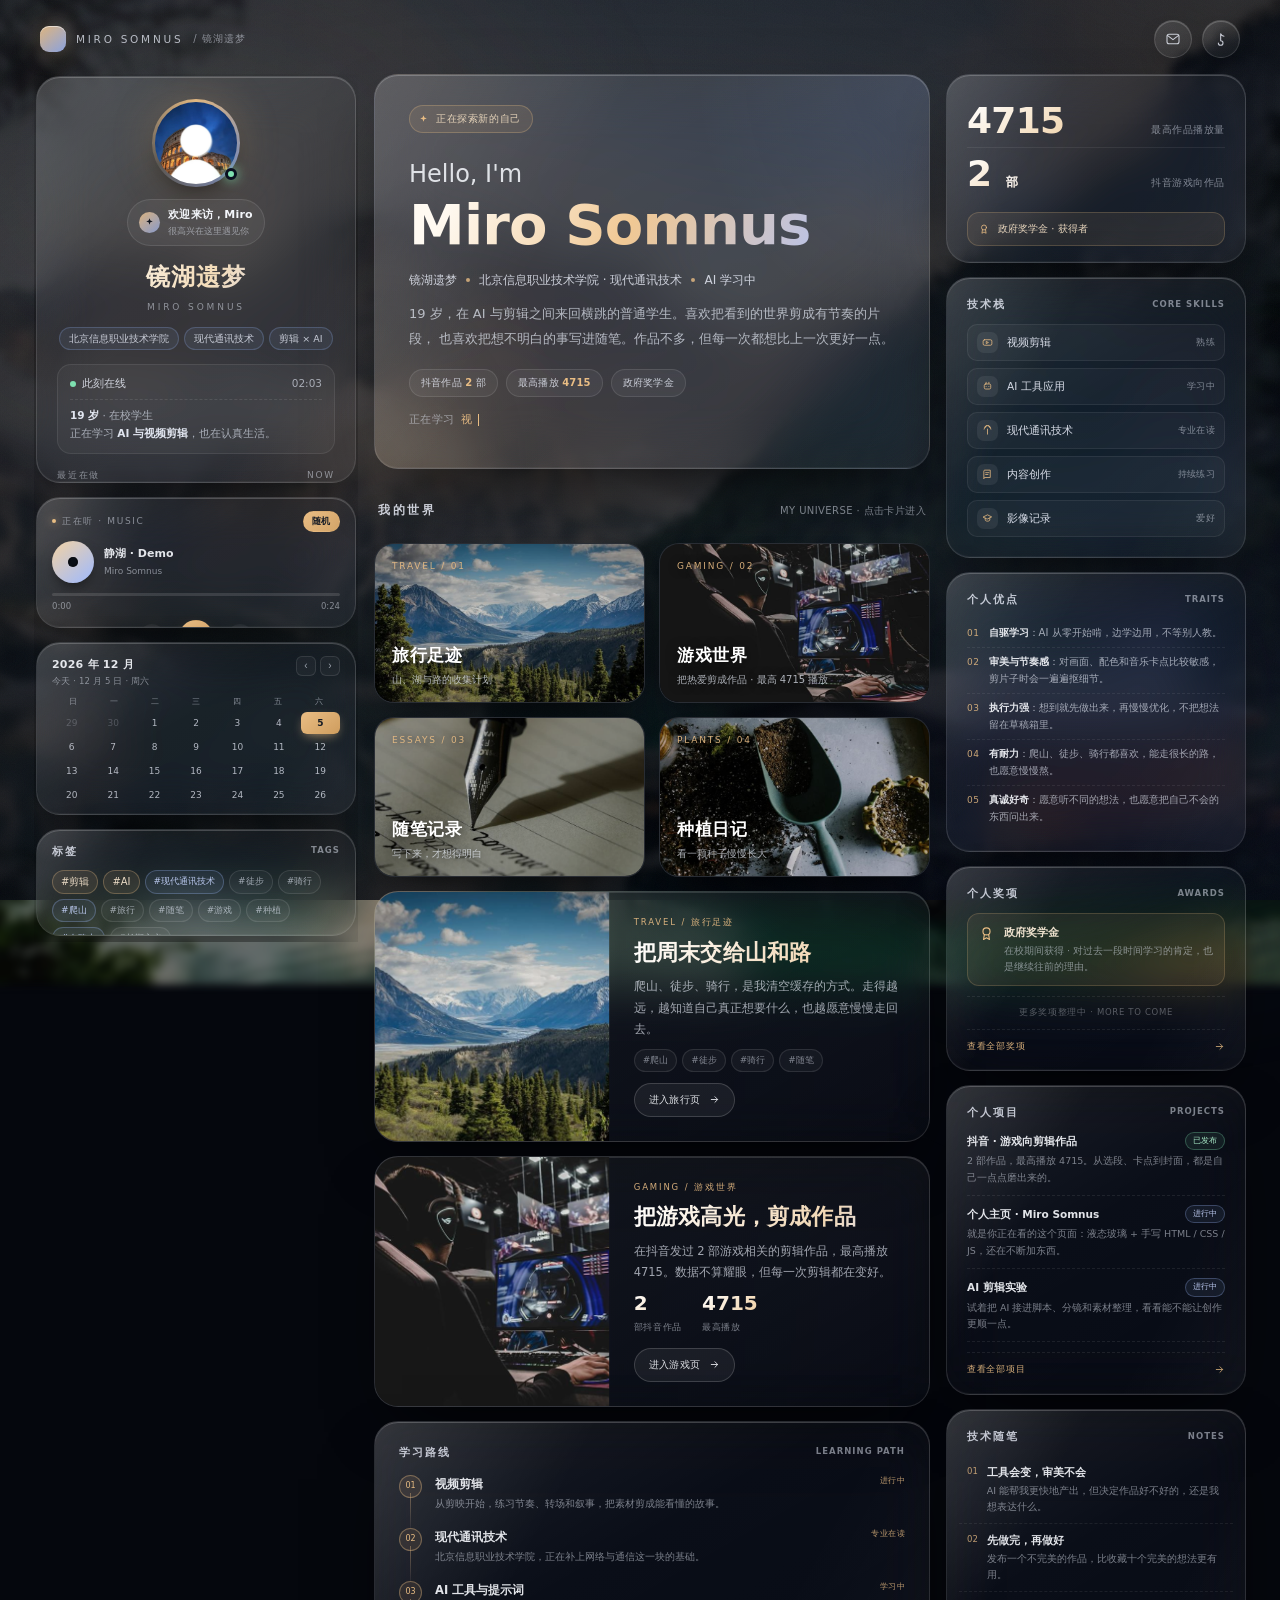
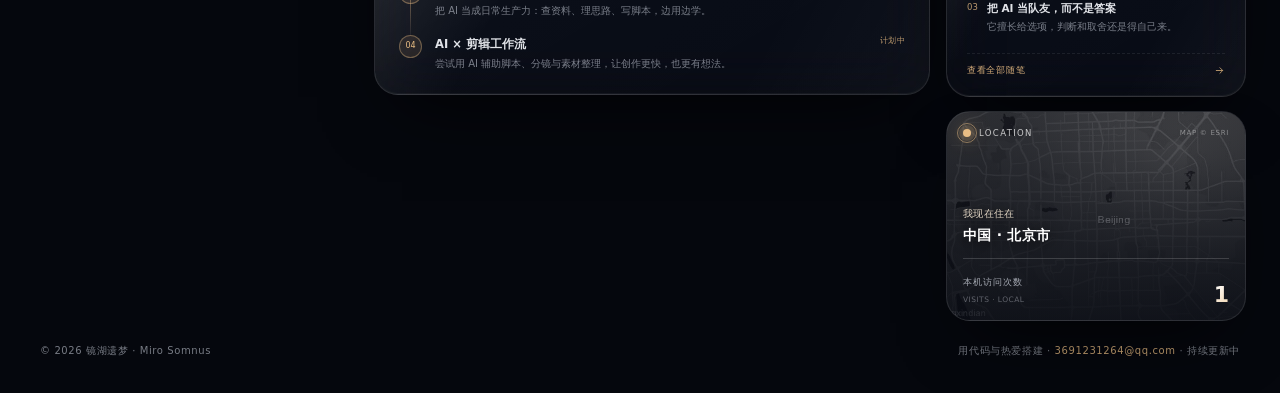
<file: index.html>
<!DOCTYPE html>
<html lang="zh-CN">
<head>
<meta charset="UTF-8" />
<meta name="viewport" content="width=device-width, initial-scale=1.0, viewport-fit=cover" />
<title>镜湖遗梦 · Miro Somnus</title>
<meta name="description" content="镜湖遗梦（Miro Somnus）的个人主页：现代通讯技术专业在读，喜欢剪辑、AI、旅行与记录。" />
<meta name="theme-color" content="#05070d" />
<link rel="icon" href="assets/avatar.jpg" />

<!--
  ============================================================
   镜湖遗梦 · Miro Somnus  个人主页
  ------------------------------------------------------------
   文件结构（想换图 / 换歌，直接替换同名文件即可）：
     index.html              本页面（HTML + CSS + JS 全在这一个文件里）
     awards.html             个人奖项页（点首页「查看全部奖项」进入）
     projects.html           个人项目页（点首页「查看全部项目」进入）
     notes.html              技术随笔页（点首页随笔条目 / 「查看全部随笔」进入）
     assets/avatar.jpg       头像
     assets/bg.jpg           全屏背景（自然风光）
     assets/map.jpg          位置卡片里的地图（北京）
     assets/travel.jpg       旅行板块配图
     assets/gaming.jpg       游戏板块配图
     assets/essay.jpg        随笔板块配图
     assets/plant.jpg        种植板块配图
     assets/music/demo.wav   音乐播放器的示例音轨（可删）
     assets/subpage.css      三个子页面共用的样式

   想改内容，按「★」注释找就行：
     ★1 基本信息（名字 / 学校 / 简介 / 邮箱）
     ★2 数据卡（播放量 / 作品数 / 奖学金）
     ★3 技术栈 & 个人优点
     ★4 四个板块卡片（旅行 / 游戏 / 随笔 / 种植）
     ★5 配色与玻璃质感（CSS 变量）
     ★6 音乐播放器（曲库 / 随机播放）
     ★7 日历 & 标签
     ★8 个人奖项 / 项目 / 随笔 / 访问统计 / 位置
     ★9 动态交互（JS，按功能分块注释）
     ★10 移动端适配（CSS 媒体查询）
  ============================================================
-->

<style>
/* ============================================================
   ★5 配色 & 玻璃质感：想整体换风格，改这里的变量就行
   ============================================================ */
:root {
  --ink:          #05070d;                    /* 页面底色（深墨蓝） */
  --text:         #f4f6fb;                    /* 主文字 */
  --muted:        rgba(233, 239, 252, .62);   /* 次级文字 */
  --muted-2:      rgba(233, 239, 252, .5);    /* 更弱的文字 */
  --accent:       #e9bd84;                    /* 主强调色：暖金（取自头像里的斗兽场灯光） */
  --accent-2:     #9db9ff;                    /* 次强调色：冷蓝（取自头像里的天空） */
  --stroke:       rgba(255, 255, 255, .13);   /* 玻璃边框 */
  --glass-top:    rgba(255, 255, 255, .10);   /* 玻璃高光面 */
  --glass-bottom: rgba(255, 255, 255, .03);   /* 玻璃底部 */
  --radius:       24px;                       /* 卡片圆角 */
  --shadow:       0 30px 70px -28px rgba(0, 0, 0, .85);
}

* { box-sizing: border-box; }

html, body { height: 100%; }

body {
  margin: 0;
  min-height: 100%;
  background: var(--ink);
  color: var(--text);
  font-family: "PingFang SC", "Microsoft YaHei", "Hiragino Sans GB", "Segoe UI", system-ui, -apple-system, sans-serif;
  font-size: 14px;
  line-height: 1.6;
  overflow-x: hidden;
  -webkit-font-smoothing: antialiased;
}

/* ---------- 背景：自然风光 + 压暗，保证不抢 UI 的戏 ---------- */
.bg {
  position: fixed;
  inset: -6%;
  z-index: -3;
  background: url("assets/bg.jpg") center 58% / cover no-repeat;
  /* 想换成自己的照片：替换 assets/bg.jpg 即可。
     brightness 越小背景越暗（0.45~0.65 之间比较耐看），blur 越大越朦胧。 */
  filter: blur(4px) brightness(.62) saturate(.95);
  transform: scale(1.06) translate3d(calc(var(--px, 0) * 16px), calc(var(--py, 0) * 16px), 0);
  transition: transform .6s cubic-bezier(.2, .8, .3, 1);
  will-change: transform;
}

/* 压暗 + 中间提亮的渐变面纱，让文字始终读得清 */
.bg-veil {
  position: fixed;
  inset: 0;
  z-index: -2;
  pointer-events: none;
  background:
    radial-gradient(120% 90% at 50% 0%, rgba(10, 16, 30, .12), transparent 62%),
    radial-gradient(90% 70% at 50% 52%, rgba(5, 8, 16, .16), rgba(5, 8, 16, .64) 100%),
    linear-gradient(180deg, rgba(4, 7, 14, .28), rgba(4, 7, 14, .56));
}

/* 缓慢游走的极光色块，给玻璃增加一点“液态”的层次 */
.aurora {
  position: fixed;
  inset: -20%;
  z-index: -2;
  pointer-events: none;
  opacity: .55;
  background:
    radial-gradient(38% 42% at 26% 28%, rgba(233, 189, 132, .16), transparent 70%),
    radial-gradient(42% 46% at 78% 68%, rgba(120, 152, 255, .16), transparent 70%);
  filter: blur(30px);
  animation: drift 24s ease-in-out infinite alternate;
}
@keyframes drift {
  from { transform: translate3d(-2%, -1%, 0) scale(1); }
  to   { transform: translate3d(2%, 3%, 0) scale(1.08); }
}

/* 细颗粒噪点：让整体有一点胶片质感，顺便消除渐变色带 */
.grain {
  position: fixed;
  inset: 0;
  z-index: -1;
  pointer-events: none;
  opacity: .05;
  background-image: url("data:image/svg+xml,%3Csvg xmlns='http://www.w3.org/2000/svg' width='140' height='140'%3E%3Cfilter id='n'%3E%3CfeTurbulence type='fractalNoise' baseFrequency='.9' numOctaves='3'/%3E%3C/filter%3E%3Crect width='140' height='140' filter='url(%23n)' opacity='.6'/%3E%3C/svg%3E");
}

/* 跟随鼠标的柔光 */
.cursor-glow {
  position: fixed;
  left: 0;
  top: 0;
  width: 560px;
  height: 560px;
  margin: -280px 0 0 -280px;
  border-radius: 50%;
  pointer-events: none;
  z-index: -1;
  opacity: 0;
  background: radial-gradient(circle, rgba(233, 189, 132, .18), rgba(157, 185, 255, .07) 42%, transparent 68%);
  filter: blur(10px);
  transition: opacity .6s ease;
  will-change: transform;
}

/* ============================================================
   页面骨架
   ============================================================ */
.page {
  width: 100%;
  max-width: 1360px;
  margin: 0 auto;
  padding: 20px clamp(16px, 3vw, 34px) 34px;
}

.topbar {
  display: flex;
  align-items: center;
  justify-content: space-between;
  gap: 16px;
  margin-bottom: 16px;
  padding: 0 6px;
}
.brand {
  display: flex;
  align-items: center;
  gap: 10px;
  font-size: 10.5px;
  letter-spacing: .26em;
  text-transform: uppercase;
  color: rgba(240, 244, 255, .72);
}
.brand-orb {
  width: 26px;
  height: 26px;
  flex: none;
  border-radius: 9px;
  background: linear-gradient(140deg, rgba(233, 189, 132, .95), rgba(157, 185, 255, .85));
  box-shadow: 0 0 24px rgba(233, 189, 132, .35), inset 0 1px 0 rgba(255, 255, 255, .55);
}
.brand small {
  font-size: 10px;
  letter-spacing: .1em;
  color: var(--muted-2);
  text-transform: none;
}
.top-actions { display: flex; gap: 10px; flex: none; }

.icon-btn {
  display: grid;
  place-items: center;
  width: 38px;
  height: 38px;
  border-radius: 50%;
  color: rgba(240, 244, 255, .8);
  background: linear-gradient(150deg, rgba(255, 255, 255, .12), rgba(255, 255, 255, .04));
  border: 1px solid var(--stroke);
  backdrop-filter: blur(18px) saturate(160%);
  -webkit-backdrop-filter: blur(18px) saturate(160%);
  box-shadow: inset 0 1px 0 rgba(255, 255, 255, .2), 0 10px 24px -12px rgba(0, 0, 0, .8);
  cursor: pointer;
  transition: transform .25s ease, border-color .25s ease, background .25s ease;
}
.icon-btn:hover {
  transform: translateY(-2px);
  border-color: rgba(233, 189, 132, .5);
  background: linear-gradient(150deg, rgba(233, 189, 132, .18), rgba(255, 255, 255, .05));
}
.icon-btn svg { width: 16px; height: 16px; }

/* ---------- 三栏：左栏固定，中/右栏跟随页面滚动 ---------- */
.layout {
  display: grid;
  grid-template-columns: 324px minmax(0, 1fr) 300px;
  gap: 16px;
  align-items: start;
}
.col {
  display: flex;
  flex-direction: column;
  gap: 14px;
  min-width: 0;
}

/* 左栏吸顶：页面往下滑时它不动，内部内容多的话可以在自己区域内滚动 */
.col-left {
  position: sticky;
  top: 16px;
  max-height: calc(100vh - 32px);
  overflow-y: auto;
  overflow-x: hidden;
  padding: 2px 2px 6px;
  scrollbar-width: thin;
  scrollbar-color: rgba(255, 255, 255, .18) transparent;
}
.col-left::-webkit-scrollbar { width: 4px; }
.col-left::-webkit-scrollbar-thumb { background: rgba(255, 255, 255, .16); border-radius: 99px; }

/* ============================================================
   液态玻璃卡片（基础样式，所有卡片共用）
   ============================================================ */
.card {
  position: relative;
  isolation: isolate;
  border-radius: var(--radius);
  border: 1px solid var(--stroke);
  background: linear-gradient(150deg, var(--glass-top), var(--glass-bottom) 46%, rgba(255, 255, 255, .02));
  backdrop-filter: blur(26px) saturate(175%);
  -webkit-backdrop-filter: blur(26px) saturate(175%);
  box-shadow: var(--shadow), inset 0 1px 0 rgba(255, 255, 255, .2), inset 0 -1px 0 rgba(255, 255, 255, .04);
  overflow: hidden;
}
/* 斜向高光，模拟玻璃边缘的反光 */
.card::before {
  content: "";
  position: absolute;
  inset: 0;
  z-index: 0;
  border-radius: inherit;
  pointer-events: none;
  background: linear-gradient(118deg, rgba(255, 255, 255, .16), transparent 32%, transparent 72%, rgba(255, 255, 255, .05));
  opacity: .65;
}
/* 跟随鼠标的光斑（--mx / --my 由 JS 写入） */
.card::after {
  content: "";
  position: absolute;
  left: var(--mx, 50%);
  top: var(--my, 50%);
  width: 340px;
  height: 340px;
  z-index: 0;
  transform: translate(-50%, -50%);
  border-radius: 50%;
  pointer-events: none;
  background: radial-gradient(circle, rgba(255, 255, 255, .11), transparent 66%);
  opacity: 0;
  transition: opacity .45s ease;
}
.card:hover::after { opacity: 1; }
.card > * { position: relative; z-index: 1; }

.tilt { will-change: transform; transition: transform .35s cubic-bezier(.2, .8, .3, 1); }

/* ============================================================
   ★1 左栏：个人信息卡（精简版，给下面的播放器/日历留空间）
   ============================================================ */
.profile {
  display: flex;
  flex-direction: column;
  padding: 22px 20px 18px;
  text-align: center;
}

.avatar-wrap {
  position: relative;
  width: 88px;
  height: 88px;
  margin: 0 auto 12px;
  padding: 3px;                 /* 这 3px 就是头像外圈的渐变描边 */
  border-radius: 50%;
  box-shadow: 0 14px 34px -14px rgba(0, 0, 0, .9), 0 0 40px rgba(233, 189, 132, .26);
}
/* 旋转的渐变光圈（放在头像下层，只有边缘会露出来） */
.avatar-wrap::before {
  content: "";
  position: absolute;
  inset: 0;
  border-radius: 50%;
  background: conic-gradient(from 0deg, rgba(233, 189, 132, .95), rgba(157, 185, 255, .6), rgba(233, 189, 132, .12), rgba(233, 189, 132, .95));
  animation: spin 12s linear infinite;
}
@keyframes spin { to { transform: rotate(360deg); } }
.avatar {
  position: relative;
  z-index: 1;
  display: block;
  width: 100%;
  height: 100%;
  border-radius: 50%;
  object-fit: cover;
  background: #0a1020;
}
.online-dot {
  position: absolute;
  right: 3px;
  bottom: 7px;
  z-index: 2;
  width: 12px;
  height: 12px;
  border-radius: 50%;
  background: #7ee0b0;
  border: 3px solid #0a1020;
  box-shadow: 0 0 12px rgba(126, 224, 176, .9);
}

.welcome {
  display: inline-flex;
  align-self: center;
  align-items: center;
  gap: 8px;
  padding: 6px 11px;
  margin-bottom: 12px;
  border-radius: 999px;
  border: 1px solid rgba(255, 255, 255, .1);
  background: rgba(255, 255, 255, .05);
  text-align: left;
}
.welcome-icon {
  display: grid;
  place-items: center;
  width: 21px;
  height: 21px;
  flex: none;
  border-radius: 50%;
  background: linear-gradient(140deg, rgba(233, 189, 132, .9), rgba(157, 185, 255, .7));
  color: #10151f;
}
.welcome-icon svg { width: 11px; height: 11px; }
.welcome-text b { display: block; font-size: 11px; font-weight: 600; letter-spacing: .02em; }
.welcome-text span { display: block; font-size: 9px; color: var(--muted-2); margin-top: 1px; }

.name {
  margin: 0;
  font-size: 24px;
  font-weight: 700;
  letter-spacing: .05em;
  background: linear-gradient(120deg, #ffffff, #f3dcb9 55%, #cfd9ff);
  -webkit-background-clip: text;
  background-clip: text;
  color: transparent;
}
.name-en {
  margin: 4px 0 0;
  font-size: 9px;
  letter-spacing: .32em;
  text-transform: uppercase;
  color: var(--muted-2);
}

.tags {
  display: flex;
  flex-wrap: wrap;
  justify-content: center;
  gap: 5px;
  margin: 13px 0 0;
  padding: 0;
  list-style: none;
}
.tags li {
  padding: 3px 9px;
  font-size: 9.5px;
  color: rgba(240, 244, 255, .78);
  border-radius: 999px;
  border: 1px solid rgba(157, 185, 255, .22);
  background: rgba(157, 185, 255, .08);
}

/* 状态小面板 */
.status-panel {
  margin-top: 14px;
  padding: 10px 12px;
  border-radius: 14px;
  text-align: left;
  border: 1px solid rgba(255, 255, 255, .08);
  background: rgba(255, 255, 255, .04);
  font-size: 10.5px;
  color: var(--muted);
}
.status-row {
  display: flex;
  align-items: center;
  justify-content: space-between;
  gap: 8px;
  padding-bottom: 7px;
  margin-bottom: 7px;
  border-bottom: 1px dashed rgba(255, 255, 255, .1);
}
.status-live { display: inline-flex; align-items: center; gap: 6px; color: rgba(240, 244, 255, .82); }
.pulse {
  width: 6px;
  height: 6px;
  border-radius: 50%;
  background: #7ee0b0;
  box-shadow: 0 0 0 0 rgba(126, 224, 176, .7);
  animation: pulse 2.4s ease-out infinite;
}
@keyframes pulse {
  0%   { box-shadow: 0 0 0 0 rgba(126, 224, 176, .6); }
  70%  { box-shadow: 0 0 0 7px rgba(126, 224, 176, 0); }
  100% { box-shadow: 0 0 0 0 rgba(126, 224, 176, 0); }
}
.status-panel p { margin: 0; line-height: 1.7; }
.status-panel strong { color: rgba(240, 244, 255, .92); font-weight: 600; }

/* 最近在做 */
.now { text-align: left; margin-top: 14px; }
.now-title {
  display: flex;
  justify-content: space-between;
  align-items: center;
  margin: 0 0 7px;
  font-size: 9px;
  letter-spacing: .2em;
  text-transform: uppercase;
  color: var(--muted-2);
}
.now ul { margin: 0; padding: 0; list-style: none; display: flex; flex-direction: column; gap: 5px; }
.now li {
  position: relative;
  padding-left: 12px;
  font-size: 10px;
  line-height: 1.55;
  color: rgba(238, 243, 253, .62);
}
.now li::before {
  content: "";
  position: absolute;
  left: 0;
  top: 6px;
  width: 4px;
  height: 4px;
  border-radius: 50%;
  background: rgba(233, 189, 132, .72);
}

/* 联系按钮 */
.cta {
  display: flex;
  align-items: center;
  justify-content: center;
  gap: 10px;
  height: 40px;
  margin-top: 15px;
  border-radius: 999px;
  border: 1px solid rgba(255, 255, 255, .16);
  background: linear-gradient(120deg, rgba(255, 255, 255, .1), rgba(255, 255, 255, .04));
  color: rgba(244, 246, 251, .9);
  font-size: 11.5px;
  letter-spacing: .08em;
  text-decoration: none;
  transition: border-color .3s ease, background .3s ease, color .3s ease, box-shadow .3s ease;
}
.cta svg { width: 13px; height: 13px; transition: transform .3s ease; }
.cta:hover {
  border-color: rgba(233, 189, 132, .55);
  background: linear-gradient(120deg, rgba(233, 189, 132, .22), rgba(255, 255, 255, .05));
  color: #fff;
  box-shadow: 0 0 28px -6px rgba(233, 189, 132, .45);
}
.cta:hover svg { transform: translateX(4px); }

/* ============================================================
   ★6 音乐播放器
   ============================================================ */
.player { padding: 13px 15px 12px; }
.player-head {
  display: flex;
  align-items: center;
  justify-content: space-between;
  gap: 8px;
  margin-bottom: 9px;
}
.player-label {
  display: inline-flex;
  align-items: center;
  gap: 6px;
  font-size: 9px;
  letter-spacing: .18em;
  text-transform: uppercase;
  color: var(--muted-2);
}
.player-label i {
  width: 4px;
  height: 4px;
  border-radius: 50%;
  background: var(--accent);
  box-shadow: 0 0 8px rgba(233, 189, 132, .9);
}
.shuffle-btn {
  padding: 3px 8px;
  font-size: 9px;
  letter-spacing: .06em;
  font-family: inherit;
  color: var(--muted-2);
  border-radius: 999px;
  border: 1px solid rgba(255, 255, 255, .14);
  background: rgba(255, 255, 255, .04);
  cursor: pointer;
  transition: color .25s ease, background .25s ease, border-color .25s ease;
}
.shuffle-btn.active {
  color: #141a24;
  font-weight: 600;
  border-color: transparent;
  background: linear-gradient(140deg, var(--accent), #d3a468);
}

.track {
  display: flex;
  align-items: center;
  gap: 10px;
  min-width: 0;
  margin-bottom: 10px;
}
.disc {
  position: relative;
  width: 42px;
  height: 42px;
  flex: none;
  border-radius: 50%;
  display: grid;
  place-items: center;
  background: linear-gradient(140deg, #f3d3a4, #9db9ff);
  box-shadow: 0 8px 18px -8px rgba(0, 0, 0, .9);
  animation: spin 7s linear infinite;
  animation-play-state: paused;
}
.disc.playing { animation-play-state: running; }
.disc::after {
  content: "";
  position: absolute;
  inset: 38%;
  border-radius: 50%;
  background: #0b1018;
  box-shadow: inset 0 0 4px rgba(0, 0, 0, .7);
}
.disc svg { position: relative; z-index: 1; width: 13px; height: 13px; color: rgba(10, 16, 24, .85); }
.disc img {
  position: absolute;
  inset: 0;
  width: 100%;
  height: 100%;
  border-radius: 50%;
  object-fit: cover;
}
.track-info { min-width: 0; }
.track-title {
  display: block;
  font-size: 11px;
  font-weight: 600;
  color: rgba(244, 246, 251, .92);
  white-space: nowrap;
  overflow: hidden;
  text-overflow: ellipsis;
}
.track-artist {
  display: block;
  margin-top: 1px;
  font-size: 9px;
  color: var(--muted-2);
  white-space: nowrap;
  overflow: hidden;
  text-overflow: ellipsis;
}

.bar {
  position: relative;
  height: 3px;
  border-radius: 99px;
  background: rgba(255, 255, 255, .12);
  cursor: pointer;
}
.bar i {
  display: block;
  width: 0;
  height: 100%;
  border-radius: 99px;
  background: linear-gradient(90deg, var(--accent), var(--accent-2));
  transition: width .1s linear;
}
.bar::after { /* 加大可点击区域 */
  content: "";
  position: absolute;
  inset: -6px 0;
}
.times {
  display: flex;
  justify-content: space-between;
  margin-top: 4px;
  font-size: 8.5px;
  color: var(--muted-2);
  font-variant-numeric: tabular-nums;
}
.controls {
  display: flex;
  align-items: center;
  justify-content: center;
  gap: 14px;
  margin-top: 7px;
}
.ctrl {
  display: grid;
  place-items: center;
  width: 26px;
  height: 26px;
  padding: 0;
  border-radius: 50%;
  border: 1px solid transparent;
  background: rgba(255, 255, 255, .05);
  color: rgba(240, 244, 255, .7);
  cursor: pointer;
  transition: color .25s ease, background .25s ease, transform .2s ease;
}
.ctrl:hover { color: var(--accent); background: rgba(233, 189, 132, .12); }
.ctrl:active { transform: scale(.94); }
.ctrl svg { width: 12px; height: 12px; }
.ctrl.main {
  width: 34px;
  height: 34px;
  color: #141a24;
  background: linear-gradient(140deg, var(--accent), #cf9d5e);
  box-shadow: 0 6px 16px -6px rgba(233, 189, 132, .8);
}
.ctrl.main:hover { color: #141a24; background: linear-gradient(140deg, #f3c996, #d9a76b); }
.ctrl.main svg { width: 13px; height: 13px; }
.ctrl.main .ico-pause { display: none; }
.ctrl.main.is-playing .ico-play { display: none; }
.ctrl.main.is-playing .ico-pause { display: block; }
/* 没有曲目时 */
.player.empty .bar { opacity: .4; pointer-events: none; }
.player.empty .ctrl { opacity: .45; }

/* ============================================================
   ★7 日历
   ============================================================ */
.calendar { padding: 13px 15px 14px; }
.cal-head {
  display: flex;
  align-items: flex-start;
  justify-content: space-between;
  gap: 8px;
  margin-bottom: 7px;
}
.cal-title {
  font-size: 11px;
  font-weight: 600;
  letter-spacing: .02em;
  color: rgba(244, 246, 251, .92);
  cursor: pointer;
  user-select: none;
}
.cal-today {
  display: block;
  margin-top: 2px;
  font-size: 8.5px;
  color: var(--muted-2);
  letter-spacing: .02em;
}
.cal-nav { display: flex; gap: 4px; }
.cal-btn {
  display: grid;
  place-items: center;
  width: 20px;
  height: 20px;
  padding: 0;
  border-radius: 6px;
  border: 1px solid rgba(255, 255, 255, .1);
  background: rgba(255, 255, 255, .04);
  color: var(--muted);
  font-size: 10px;
  line-height: 1;
  cursor: pointer;
  transition: color .2s ease, border-color .2s ease;
}
.cal-btn:hover { color: var(--accent); border-color: rgba(233, 189, 132, .4); }
.cal-week {
  display: grid;
  grid-template-columns: repeat(7, 1fr);
  margin: 5px 0 3px;
  font-size: 8px;
  text-align: center;
  color: var(--muted-2);
}
.cal-grid {
  display: grid;
  grid-template-columns: repeat(7, 1fr);
  gap: 2px;
}
.cal-cell {
  display: grid;
  place-items: center;
  height: 22px;
  border-radius: 6px;
  font-size: 9px;
  color: rgba(238, 243, 253, .72);
  font-variant-numeric: tabular-nums;
}
.cal-cell.dim { color: rgba(238, 243, 253, .22); }
.cal-cell.today {
  color: #141a24;
  font-weight: 700;
  background: linear-gradient(140deg, var(--accent), #cf9d5e);
  box-shadow: 0 4px 12px -4px rgba(233, 189, 132, .8);
}

/* ============================================================
   ★7 标签
   ============================================================ */
.tagcard { padding: 13px 15px 15px; }
.tagcloud { display: flex; flex-wrap: wrap; gap: 5px; }
.tagcloud a {
  padding: 3px 8px;
  border-radius: 999px;
  border: 1px solid rgba(255, 255, 255, .1);
  background: rgba(255, 255, 255, .035);
  font-size: 9px;
  color: var(--muted);
  text-decoration: none;
  transition: color .25s ease, background .25s ease, border-color .25s ease, transform .25s ease;
}
.tagcloud a:hover {
  color: var(--accent);
  border-color: rgba(233, 189, 132, .4);
  background: rgba(233, 189, 132, .08);
  transform: translateY(-1px);
}
.tagcloud a.hot {
  font-size: 10px;
  color: rgba(245, 229, 206, .95);
  border-color: rgba(233, 189, 132, .3);
  background: rgba(233, 189, 132, .1);
}
.tagcloud a.cool {
  color: rgba(200, 214, 255, .9);
  border-color: rgba(157, 185, 255, .28);
  background: rgba(157, 185, 255, .08);
}

/* ============================================================
   中栏：Hero
   ============================================================ */
.hero {
  position: relative;
  display: flex;
  flex-direction: column;
  justify-content: center;
  min-height: 352px;
  padding: 30px 34px 28px;
  border-radius: var(--radius);
  border: 1px solid var(--stroke);
  background:
    radial-gradient(70% 110% at 100% 0%, rgba(157, 185, 255, .12), transparent 60%),
    radial-gradient(60% 100% at 0% 100%, rgba(233, 189, 132, .12), transparent 60%),
    linear-gradient(150deg, rgba(255, 255, 255, .11), rgba(255, 255, 255, .03));
  backdrop-filter: blur(30px) saturate(180%);
  -webkit-backdrop-filter: blur(30px) saturate(180%);
  box-shadow: var(--shadow), inset 0 1px 0 rgba(255, 255, 255, .22), inset 0 -1px 0 rgba(255, 255, 255, .05);
  overflow: hidden;
}
.hero::before {
  content: "";
  position: absolute;
  inset: 0;
  z-index: 0;
  pointer-events: none;
  background: linear-gradient(118deg, rgba(255, 255, 255, .18), transparent 34%, transparent 74%, rgba(255, 255, 255, .06));
  opacity: .6;
}
.hero::after {
  content: "";
  position: absolute;
  left: var(--mx, 50%);
  top: var(--my, 40%);
  width: 420px;
  height: 420px;
  z-index: 0;
  transform: translate(-50%, -50%);
  border-radius: 50%;
  pointer-events: none;
  background: radial-gradient(circle, rgba(255, 255, 255, .1), transparent 65%);
  opacity: 0;
  transition: opacity .5s ease;
}
.hero:hover::after { opacity: 1; }
.hero > * { position: relative; z-index: 1; }

.badge {
  display: inline-flex;
  align-items: center;
  gap: 7px;
  align-self: flex-start;
  padding: 5px 11px 5px 8px;
  border-radius: 999px;
  border: 1px solid rgba(233, 189, 132, .28);
  background: rgba(233, 189, 132, .1);
  color: rgba(245, 225, 196, .9);
  font-size: 10px;
  letter-spacing: .06em;
}
.badge svg { width: 11px; height: 11px; color: var(--accent); }

.hero-hello {
  margin: 22px 0 0;
  font-size: clamp(19px, 2.1vw, 24px);
  font-weight: 400;
  color: rgba(244, 246, 251, .88);
}
.hero-name {
  margin: 2px 0 0;
  font-size: clamp(36px, 4.6vw, 56px);
  font-weight: 700;
  line-height: 1.06;
  letter-spacing: -.015em;
  background: linear-gradient(115deg, #fffaf2 8%, #f0c894 46%, #a9c0ff 96%);
  -webkit-background-clip: text;
  background-clip: text;
  color: transparent;
}
.hero-sub {
  display: flex;
  align-items: center;
  flex-wrap: wrap;
  gap: 9px;
  margin: 16px 0 0;
  font-size: 12px;
  color: rgba(240, 244, 255, .8);
}
.hero-sub i {
  width: 4px;
  height: 4px;
  border-radius: 50%;
  background: rgba(233, 189, 132, .8);
}
.hero-desc {
  max-width: 560px;
  margin: 12px 0 0;
  font-size: 13px;
  line-height: 1.9;
  color: rgba(238, 243, 253, .68);
}
.hero-meta {
  display: flex;
  flex-wrap: wrap;
  gap: 8px;
  margin-top: 18px;
}
.hero-meta span {
  padding: 5px 11px;
  border-radius: 999px;
  border: 1px solid rgba(255, 255, 255, .1);
  background: rgba(255, 255, 255, .05);
  font-size: 10px;
  letter-spacing: .02em;
  color: rgba(240, 244, 255, .78);
}
.hero-meta b { color: var(--accent); font-weight: 600; }

.typing {
  display: flex;
  align-items: center;
  gap: 6px;
  margin-top: 14px;
  min-height: 17px;
  font-size: 11px;
  letter-spacing: .04em;
  color: var(--muted-2);
}
.typing em {
  font-style: normal;
  color: rgba(233, 189, 132, .95);
  letter-spacing: .06em;
}
.caret {
  display: inline-block;
  width: 1px;
  height: 12px;
  background: var(--accent);
  animation: blink 1s steps(1) infinite;
}
@keyframes blink { 50% { opacity: 0; } }

/* 板块区标题 */
.section-head {
  display: flex;
  align-items: baseline;
  justify-content: space-between;
  gap: 12px;
  margin: 18px 4px 10px;
}
.section-head h3 {
  margin: 0;
  font-size: 11.5px;
  font-weight: 600;
  letter-spacing: .22em;
  text-transform: uppercase;
  color: rgba(240, 244, 255, .82);
}
.section-head span { font-size: 10px; color: var(--muted-2); letter-spacing: .04em; }

/* ★4 板块卡片：2 × 2 */
.feature-grid {
  display: grid;
  grid-template-columns: 1fr 1fr;
  gap: 14px;
}
.feature {
  position: relative;
  display: block;
  min-height: 158px;
  padding: 15px 17px;
  border-radius: 20px;
  border: 1px solid rgba(255, 255, 255, .12);
  background: #0b1018;
  text-decoration: none;
  color: inherit;
  overflow: hidden;
  isolation: isolate;
  box-shadow: 0 22px 46px -26px rgba(0, 0, 0, .95), inset 0 1px 0 rgba(255, 255, 255, .14);
  transition: transform .4s cubic-bezier(.2, .8, .3, 1), border-color .4s ease, box-shadow .4s ease;
}
.feature:hover {
  border-color: rgba(233, 189, 132, .45);
  box-shadow: 0 30px 60px -24px rgba(0, 0, 0, 1), 0 0 40px -14px rgba(233, 189, 132, .35), inset 0 1px 0 rgba(255, 255, 255, .2);
}
.feature-bg {
  position: absolute;
  inset: 0;
  z-index: 0;
  background-image: var(--img);
  background-size: cover;
  background-position: center;
  filter: saturate(.9) brightness(.8);
  transform: scale(1.02);
  transition: transform .8s cubic-bezier(.2, .8, .3, 1), filter .5s ease;
}
.feature:hover .feature-bg { transform: scale(1.09); filter: saturate(1.05) brightness(.9); }
.feature::before {
  content: "";
  position: absolute;
  inset: 0;
  z-index: 0;
  background: linear-gradient(180deg, rgba(6, 10, 18, .18) 0%, rgba(6, 10, 18, .62) 58%, rgba(6, 10, 18, .9) 100%);
}
.feature-body {
  position: relative;
  z-index: 1;
  display: flex;
  flex-direction: column;
  height: 100%;
  min-height: 128px;
  justify-content: flex-end;
}
.feature-kicker {
  margin-bottom: auto;
  font-size: 9px;
  letter-spacing: .2em;
  text-transform: uppercase;
  color: rgba(233, 189, 132, .9);
  text-shadow: 0 1px 8px rgba(0, 0, 0, .6);
}
.feature-title {
  font-size: 17px;
  font-weight: 600;
  letter-spacing: .04em;
  color: #fff;
  text-shadow: 0 2px 12px rgba(0, 0, 0, .65);
}
.feature-desc {
  margin-top: 3px;
  padding-right: 28px;          /* 给右下角的箭头留位置，避免文字被压住 */
  font-size: 10px;
  line-height: 1.5;
  color: rgba(238, 243, 253, .7);
  text-shadow: 0 1px 10px rgba(0, 0, 0, .6);
}
.feature-arrow {
  position: absolute;
  right: 13px;
  bottom: 14px;
  z-index: 2;
  display: grid;
  place-items: center;
  width: 25px;
  height: 25px;
  border-radius: 50%;
  border: 1px solid rgba(255, 255, 255, .2);
  background: rgba(255, 255, 255, .1);
  backdrop-filter: blur(10px);
  color: #fff;
  font-size: 11px;
  opacity: 0;
  transform: translateX(-6px);
  transition: opacity .35s ease, transform .35s ease;
}
.feature:hover .feature-arrow { opacity: 1; transform: translateX(0); }

/* ============================================================
   中栏：大板块（旅行 / 游戏）
   ============================================================ */
.bigcard {
  position: relative;
  display: grid;
  grid-template-columns: 42% minmax(0, 1fr);
  min-height: 214px;
  border-radius: var(--radius);
  border: 1px solid var(--stroke);
  background: linear-gradient(150deg, rgba(255, 255, 255, .095), rgba(255, 255, 255, .025));
  backdrop-filter: blur(26px) saturate(170%);
  -webkit-backdrop-filter: blur(26px) saturate(170%);
  box-shadow: var(--shadow), inset 0 1px 0 rgba(255, 255, 255, .18);
  overflow: hidden;
  transition: border-color .4s ease, box-shadow .4s ease;
}
.bigcard:hover {
  border-color: rgba(233, 189, 132, .38);
  box-shadow: var(--shadow), 0 0 46px -18px rgba(233, 189, 132, .4), inset 0 1px 0 rgba(255, 255, 255, .22);
}
/* 左半张图：只占第一栏，文字不会压在照片上 */
.bigcard-img {
  position: relative;
  z-index: 0;
  min-height: 214px;
  background-image: var(--img);
  background-size: cover;
  background-position: center;
  filter: saturate(.95) brightness(.9);
  transform: scale(1.01);
  transition: transform .9s cubic-bezier(.2, .8, .3, 1), filter .5s ease;
}
.bigcard:hover .bigcard-img { transform: scale(1.06); filter: saturate(1.05) brightness(.98); }
/* 图片右缘向文字区柔和过渡 */
.bigcard::before {
  content: "";
  position: absolute;
  inset: 0;
  z-index: 0;
  pointer-events: none;
  background: linear-gradient(90deg, rgba(6, 10, 18, 0) 30%, rgba(6, 10, 18, .35) 44%, rgba(6, 10, 18, .12) 100%);
}
.bigcard-body {
  position: relative;
  z-index: 1;
  grid-column: 2;
  display: flex;
  flex-direction: column;
  justify-content: center;
  gap: 9px;
  padding: 24px 26px;
}
.big-kicker {
  font-size: 8.5px;
  letter-spacing: .22em;
  text-transform: uppercase;
  color: rgba(233, 189, 132, .9);
}
.bigcard h3 {
  margin: 0;
  font-size: 22px;
  line-height: 1.3;
  font-weight: 700;
  letter-spacing: .01em;
  background: linear-gradient(120deg, #fff, #f0d6b3 70%, #d9e2ff);
  -webkit-background-clip: text;
  background-clip: text;
  color: transparent;
}
.bigcard p {
  margin: 0;
  font-size: 11.5px;
  line-height: 1.85;
  color: rgba(238, 243, 253, .66);
}
.chips { display: flex; flex-wrap: wrap; gap: 5px; }
.chips span {
  padding: 3px 8px;
  border-radius: 999px;
  border: 1px solid rgba(255, 255, 255, .1);
  background: rgba(255, 255, 255, .04);
  font-size: 9px;
  color: var(--muted-2);
}
.big-stats { display: flex; gap: 20px; }
.big-stats b {
  display: block;
  font-size: 20px;
  font-weight: 600;
  line-height: 1.1;
  background: linear-gradient(140deg, #fff, #f0d0a4);
  -webkit-background-clip: text;
  background-clip: text;
  color: transparent;
}
.big-stats span { font-size: 8.5px; letter-spacing: .08em; color: var(--muted-2); }
.bigbtn {
  display: inline-flex;
  align-items: center;
  gap: 8px;
  align-self: flex-start;
  margin-top: 2px;
  padding: 8px 14px;
  border-radius: 999px;
  border: 1px solid rgba(255, 255, 255, .16);
  background: rgba(255, 255, 255, .06);
  color: rgba(244, 246, 251, .9);
  font-size: 10px;
  letter-spacing: .04em;
  text-decoration: none;
  transition: border-color .3s ease, background .3s ease, color .3s ease;
}
.bigbtn svg { width: 11px; height: 11px; transition: transform .3s ease; }
.bigbtn:hover { border-color: rgba(233, 189, 132, .55); background: rgba(233, 189, 132, .16); color: #fff; }
.bigbtn:hover svg { transform: translateX(3px); }

/* ============================================================
   中栏：学习路线
   ============================================================ */
.path { padding: 22px 24px; }
.path-list { display: flex; flex-direction: column; margin-top: 14px; }
.path-item {
  position: relative;
  display: grid;
  grid-template-columns: 24px minmax(0, 1fr);
  gap: 12px;
  padding-bottom: 16px;
}
.path-item:last-child { padding-bottom: 0; }
.path-item::before {
  content: "";
  position: absolute;
  left: 11px;
  top: 18px;
  bottom: 0;
  width: 1px;
  background: linear-gradient(180deg, rgba(233, 189, 132, .4), rgba(255, 255, 255, .05));
}
.path-item:last-child::before { display: none; }
.path-dot {
  position: relative;
  z-index: 1;
  display: grid;
  place-items: center;
  width: 23px;
  height: 23px;
  border-radius: 50%;
  border: 1px solid rgba(233, 189, 132, .38);
  background: rgba(233, 189, 132, .1);
  font-size: 8px;
  color: var(--accent);
}
.path-body b { display: block; font-size: 11.5px; font-weight: 600; color: rgba(244, 246, 251, .92); }
.path-body p { margin: 2px 0 0; font-size: 10px; line-height: 1.7; color: var(--muted-2); }
.path-state {
  float: right;
  margin-left: 8px;
  font-size: 8px;
  letter-spacing: .06em;
  color: rgba(233, 189, 132, .8);
}

/* ============================================================
   右栏：数据 / 技术栈 / 优点
   ============================================================ */
.stats { padding: 20px 20px 16px; }
.stat {
  display: flex;
  align-items: baseline;
  justify-content: space-between;
  gap: 10px;
  padding: 8px 0;
}
.stat + .stat { border-top: 1px solid rgba(255, 255, 255, .07); }
.stat-num {
  font-size: 36px;
  font-weight: 600;
  line-height: 1;
  letter-spacing: -.02em;
  background: linear-gradient(140deg, #fff, #f1d5af);
  -webkit-background-clip: text;
  background-clip: text;
  color: transparent;
  font-variant-numeric: tabular-nums;
}
.stat-num small {
  font-size: 12px;
  letter-spacing: .02em;
  margin-left: 3px;
  color: var(--muted);
  -webkit-text-fill-color: var(--muted);
}
.stat-label {
  max-width: 96px;
  font-size: 9.5px;
  line-height: 1.5;
  letter-spacing: .06em;
  text-align: right;
  color: var(--muted-2);
}
.award-badge {
  display: flex;
  align-items: center;
  gap: 8px;
  margin-top: 12px;
  padding: 8px 10px;
  border-radius: 12px;
  border: 1px solid rgba(233, 189, 132, .22);
  background: rgba(233, 189, 132, .09);
  font-size: 10px;
  color: rgba(245, 226, 199, .92);
}
.award-badge svg { width: 12px; height: 12px; flex: none; color: var(--accent); }

.skills { padding: 18px 20px 20px; }
.card-title {
  display: flex;
  align-items: center;
  justify-content: space-between;
  margin: 0 0 11px;
  font-size: 10.5px;
  font-weight: 600;
  letter-spacing: .2em;
  text-transform: uppercase;
  color: rgba(240, 244, 255, .78);
}
.card-title span { font-size: 8.5px; letter-spacing: .12em; color: var(--muted-2); }
.skill-list { display: flex; flex-direction: column; gap: 7px; }
.skill {
  display: flex;
  align-items: center;
  gap: 9px;
  padding: 7px 9px;
  border-radius: 10px;
  border: 1px solid rgba(255, 255, 255, .07);
  background: rgba(255, 255, 255, .035);
  transition: border-color .3s ease, background .3s ease, transform .3s ease;
}
.skill:hover {
  border-color: rgba(157, 185, 255, .3);
  background: rgba(157, 185, 255, .08);
  transform: translateX(2px);
}
.skill-icon {
  display: grid;
  place-items: center;
  width: 21px;
  height: 21px;
  flex: none;
  border-radius: 7px;
  background: rgba(255, 255, 255, .07);
  color: var(--accent);
}
.skill-icon svg { width: 11px; height: 11px; }
.skill-name { flex: 1; font-size: 10.5px; color: rgba(240, 244, 255, .88); }
.skill-level { font-size: 8.5px; letter-spacing: .04em; color: var(--muted-2); white-space: nowrap; }

.traits { padding: 18px 20px 20px; }
.trait {
  display: flex;
  gap: 9px;
  padding: 6px 0;
  font-size: 10px;
  line-height: 1.65;
  color: rgba(238, 243, 253, .64);
}
.trait + .trait { border-top: 1px dashed rgba(255, 255, 255, .07); }
.trait i {
  flex: none;
  font-style: normal;
  font-size: 9px;
  letter-spacing: .06em;
  color: rgba(233, 189, 132, .85);
  padding-top: 1px;
}
.trait b { color: rgba(244, 246, 251, .92); font-weight: 600; }

/* ============================================================
   ★8 右栏：个人奖项
   ============================================================ */
.awards { padding: 18px 20px 16px; }
.award-item {
  display: flex;
  align-items: flex-start;
  gap: 9px;
  padding: 10px;
  border-radius: 12px;
  border: 1px solid rgba(233, 189, 132, .2);
  background: rgba(233, 189, 132, .08);
}
.award-item > svg { width: 17px; height: 17px; flex: none; margin-top: 1px; color: var(--accent); }
.award-item b { display: block; font-size: 11px; color: rgba(245, 232, 212, .96); }
.award-item p { margin: 2px 0 0; font-size: 9.5px; line-height: 1.65; color: var(--muted-2); }
.more-note {
  margin-top: 10px;
  padding-top: 9px;
  border-top: 1px dashed rgba(255, 255, 255, .08);
  font-size: 8.5px;
  letter-spacing: .08em;
  text-align: center;
  color: rgba(238, 243, 253, .32);
}

/* ============================================================
   ★8 右栏：个人项目
   ============================================================ */
.projects { padding: 18px 20px 18px; }
.proj { padding: 9px 0; border-bottom: 1px dashed rgba(255, 255, 255, .08); }
.proj:last-child { padding-bottom: 0; border-bottom: none; }
.proj:first-of-type { padding-top: 0; }
.proj-top { display: flex; align-items: center; justify-content: space-between; gap: 8px; }
.proj-top b { font-size: 10.5px; font-weight: 600; color: rgba(244, 246, 251, .92); }
.proj-state {
  flex: none;
  padding: 2px 7px;
  border-radius: 999px;
  border: 1px solid rgba(157, 185, 255, .28);
  background: rgba(157, 185, 255, .08);
  font-size: 8px;
  color: rgba(200, 214, 255, .9);
  white-space: nowrap;
}
.proj-state.done {
  border-color: rgba(126, 224, 176, .3);
  background: rgba(126, 224, 176, .08);
  color: #a9ebc9;
}
.proj p { margin: 3px 0 0; font-size: 9.5px; line-height: 1.7; color: var(--muted-2); }

/* ============================================================
   ★8 右栏：技术随笔 / 个人见解
   ============================================================ */
.notes { padding: 18px 20px 18px; }
.note {
  display: flex;
  gap: 9px;
  padding: 8px;
  margin: 0 -8px;
  border-radius: 10px;
  color: inherit;
  text-decoration: none;
  transition: background .25s ease;
}
.note + .note { border-top: 1px dashed rgba(255, 255, 255, .07); border-radius: 0 0 10px 10px; }
.note:hover { background: rgba(255, 255, 255, .04); }
.note i {
  flex: none;
  padding-top: 1px;
  font-style: normal;
  font-size: 8.5px;
  color: rgba(233, 189, 132, .8);
}
.note b { display: block; font-size: 10.5px; font-weight: 600; color: rgba(244, 246, 251, .92); }
.note p { margin: 2px 0 0; font-size: 9.5px; line-height: 1.7; color: var(--muted-2); }

/* “查看全部”跳转链接（奖项 / 项目 / 随笔卡片底部） */
.more-link {
  display: flex;
  align-items: center;
  justify-content: space-between;
  gap: 8px;
  margin-top: 10px;
  padding-top: 9px;
  border-top: 1px dashed rgba(255, 255, 255, .08);
  font-size: 9px;
  letter-spacing: .08em;
  color: rgba(233, 189, 132, .9);
  text-decoration: none;
  transition: color .25s ease;
}
.more-link svg { width: 11px; height: 11px; transition: transform .25s ease; }
.more-link:hover { color: #f7e5c9; }
.more-link:hover svg { transform: translateX(3px); }

/* ============================================================
   ★8 右栏：位置 + 访问统计
   ============================================================ */
.place { position: relative; min-height: 208px; }
.place-map {
  position: absolute;
  inset: 0;
  z-index: 0;
  background: url("assets/map.jpg") center / cover no-repeat;
  filter: brightness(1.12) saturate(.9);
  transform: scale(1.03);
}
.place-mask {
  position: absolute;
  inset: 0;
  z-index: 0;
  background:
    radial-gradient(80% 80% at 80% 20%, rgba(5, 8, 16, .08), rgba(5, 8, 16, .4) 70%),
    linear-gradient(180deg, rgba(5, 8, 16, .12), rgba(5, 8, 16, .76));
}
.place-body {
  position: relative;
  z-index: 1;
  display: flex;
  flex-direction: column;
  justify-content: space-between;
  min-height: 208px;
  padding: 15px 16px 14px;
}
.place-label {
  display: inline-flex;
  align-items: center;
  gap: 8px;
  font-size: 8.5px;
  letter-spacing: .16em;
  text-transform: uppercase;
  color: rgba(255, 255, 255, .75);
}
.place-top { display: flex; align-items: center; justify-content: space-between; gap: 8px; }
.place-credit { font-size: 7px; letter-spacing: .1em; color: rgba(255, 255, 255, .42); }
.pin {
  position: relative;
  width: 8px;
  height: 8px;
  flex: none;
  border-radius: 50%;
  background: var(--accent);
  box-shadow: 0 0 0 4px rgba(233, 189, 132, .16), 0 0 18px rgba(233, 189, 132, .85);
}
.pin::after {
  content: "";
  position: absolute;
  inset: -6px;
  border-radius: 50%;
  border: 1px solid rgba(233, 189, 132, .5);
  animation: ping 2.8s ease-out infinite;
}
@keyframes ping {
  0%   { transform: scale(.7); opacity: .9; }
  80%  { transform: scale(1.7); opacity: 0; }
  100% { transform: scale(1.7); opacity: 0; }
}
.place-addr {
  margin-top: auto;
  padding-top: 30px;
  font-size: 14px;
  font-weight: 600;
  letter-spacing: .02em;
  color: #fff;
  text-shadow: 0 2px 14px rgba(0, 0, 0, .8);
}
.place-addr small {
  display: block;
  margin-bottom: 3px;
  font-size: 9.5px;
  font-weight: 400;
  color: rgba(245, 232, 212, .9);
}
.visit-row {
  display: flex;
  align-items: flex-end;
  justify-content: space-between;
  gap: 10px;
  margin-top: 12px;
  padding-top: 10px;
  border-top: 1px solid rgba(255, 255, 255, .16);
}
.visit-row span {
  font-size: 8.5px;
  letter-spacing: .12em;
  color: rgba(240, 244, 255, .66);
}
.visit-row em {
  display: block;
  margin-top: 2px;
  font-style: normal;
  font-size: 7.5px;
  letter-spacing: .06em;
  color: rgba(240, 244, 255, .35);
}
.visit-num {
  font-size: 22px;
  font-weight: 600;
  line-height: 1;
  font-variant-numeric: tabular-nums;
  background: linear-gradient(140deg, #fff, #f1d5af);
  -webkit-background-clip: text;
  background-clip: text;
  color: transparent;
}

/* 页脚 */
.footer {
  display: flex;
  align-items: center;
  justify-content: space-between;
  flex-wrap: wrap;
  gap: 8px;
  margin-top: 22px;
  padding: 0 6px;
  font-size: 10px;
  letter-spacing: .06em;
  color: var(--muted-2);
}
.footer a { color: rgba(233, 189, 132, .85); text-decoration: none; }
.footer a:hover { text-decoration: underline; }

/* 点击占位板块时的提示条 */
.toast {
  position: fixed;
  left: 50%;
  bottom: 34px;
  z-index: 99;
  display: flex;
  align-items: center;
  gap: 9px;
  max-width: calc(100vw - 32px);
  padding: 11px 18px;
  border-radius: 999px;
  border: 1px solid rgba(255, 255, 255, .16);
  background: rgba(12, 17, 28, .72);
  backdrop-filter: blur(20px) saturate(160%);
  -webkit-backdrop-filter: blur(20px) saturate(160%);
  box-shadow: 0 20px 50px -18px rgba(0, 0, 0, .9), inset 0 1px 0 rgba(255, 255, 255, .16);
  font-size: 12px;
  color: rgba(244, 246, 251, .92);
  opacity: 0;
  transform: translate(-50%, 14px) scale(.96);
  pointer-events: none;
  transition: opacity .35s ease, transform .35s cubic-bezier(.2, .8, .3, 1);
}
.toast.show { opacity: 1; transform: translate(-50%, 0) scale(1); }
.toast svg { width: 13px; height: 13px; color: var(--accent); flex: none; }

/* ============================================================
   入场 / 滚动出现动画
   （用 translate，不占用 transform，避免和鼠标倾斜冲突）
   ============================================================ */
.reveal {
  animation: rise .9s cubic-bezier(.22, .9, .28, 1) both;
  animation-delay: var(--d, 0s);
}
@keyframes rise {
  from { opacity: 0; translate: 0 22px; filter: blur(7px); }
  to   { opacity: 1; translate: 0 0; filter: blur(0); }
}
.fade-up {
  opacity: 0;
  translate: 0 20px;
  transition: opacity .9s cubic-bezier(.22, .9, .28, 1), translate .9s cubic-bezier(.22, .9, .28, 1);
  transition-delay: var(--d, 0s);
}
.fade-up.is-in { opacity: 1; translate: 0 0; }

/* ============================================================
   ★10 响应式：平板（≤1180）→ 双列；手机（≤720）→ 单列
   ============================================================ */
@media (max-width: 1180px) {
  .layout {
    display: grid;
    grid-template-columns: 1fr 1fr;
    gap: 14px;
    align-items: stretch;     /* 同一行的两张卡等高，避免一侧留白 */
  }
  /* 让三栏“拆开”，每张卡片自己参与排版，顺序可控 */
  .col-left, .col-center, .col-right { display: contents; }
  .profile, .hero, .world-head, .feature-grid,
  .tagcard, .big-travel, .big-gaming, .path,
  .traits, .notes, .place { grid-column: 1 / -1; }

  .profile { height: auto; order: 1; }
  .hero { order: 2; }
  .world-head { order: 3; }
  .feature-grid { order: 4; }
  .player { order: 5; }
  .calendar { order: 6; }
  .tagcard { order: 7; }
  .big-travel { order: 8; }
  .big-gaming { order: 9; }
  .path { order: 10; }
  .stats { order: 11; }
  .skills { order: 12; }
  .traits { order: 13; }
  .awards { order: 14; }
  .projects { order: 15; }
  .notes { order: 16; }
  .place { order: 17; }

  .profile { padding: 22px 22px 18px; }
}

@media (max-width: 720px) {
  /* 手机上改为单列；align-items 用 stretch，卡片才会撑满宽度 */
  .layout { display: flex; flex-direction: column; align-items: stretch; }
  .layout > * { width: 100%; }
  .profile, .hero, .world-head, .feature-grid,
  .tagcard, .big-travel, .big-gaming, .path,
  .traits, .notes, .place { grid-column: auto; }
  .page { padding: 16px 14px 26px; }
  .hero { min-height: 0; padding: 26px 22px; }
  .hero-hello { margin-top: 18px; }
  .feature { min-height: 150px; }
  .feature-body { min-height: 120px; }
  .bigcard { grid-template-columns: 1fr; min-height: 0; }
  .bigcard-img { position: relative; min-height: 0; height: 152px; transform: none; }
  .bigcard::before {
    background: linear-gradient(180deg, rgba(6, 10, 18, .15) 0%, rgba(6, 10, 18, .55) 45%, rgba(6, 10, 18, .88) 100%);
  }
  .bigcard-body { grid-column: auto; padding: 18px 20px 20px; }
  .bigcard h3 { font-size: 20px; }
  .place { min-height: 196px; }
  .place-body { min-height: 196px; }
}

@media (max-width: 520px) {
  .feature-grid { grid-template-columns: 1fr; }
  .hero-desc { font-size: 12.5px; }
  .hero-meta { gap: 6px; }
  .hero-meta span { font-size: 9.5px; padding: 4px 9px; }
  .stat-num { font-size: 32px; }
  .page { padding: 14px 12px 24px; }
  .topbar { padding: 0 2px; }
  .brand { letter-spacing: .18em; }
  .brand small { display: none; }
  .cal-cell { height: 24px; font-size: 9.5px; }
  .toast { font-size: 11px; padding: 10px 14px; bottom: 20px; }
}

/* 用户系统开启“减少动态效果”时，关掉花哨动画 */
@media (prefers-reduced-motion: reduce) {
  *, *::before, *::after { animation: none !important; transition-duration: .01ms !important; }
  .fade-up { opacity: 1; translate: 0 0; }
}
</style>
</head>

<body>
  <!-- 背景三层：照片 / 压暗面纱 / 噪点 -->
  <div class="bg" aria-hidden="true"></div>
  <div class="bg-veil" aria-hidden="true"></div>
  <div class="aurora" aria-hidden="true"></div>
  <div class="grain" aria-hidden="true"></div>
  <div class="cursor-glow" id="cursorGlow" aria-hidden="true"></div>

  <div class="page">

    <!-- ---------- 顶部条 ---------- -->
    <header class="topbar reveal">
      <div class="brand">
        <span class="brand-orb"></span>
        Miro Somnus <small>/ 镜湖遗梦</small>
      </div>
      <div class="top-actions">
        <a class="icon-btn" href="mailto:3691231264@qq.com" aria-label="发邮件给我" title="发邮件给我">
          <svg viewBox="0 0 24 24" fill="none" stroke="currentColor" stroke-width="1.6" stroke-linecap="round" stroke-linejoin="round">
            <rect x="3" y="5" width="18" height="14" rx="3"/><path d="m4 7 8 6 8-6"/>
          </svg>
        </a>
        <!-- 想换成抖音链接：把 href 改成你的主页地址，并删掉 data-placeholder -->
        <a class="icon-btn" href="#" data-placeholder="抖音主页" aria-label="抖音主页" title="抖音主页">
          <svg viewBox="0 0 24 24" fill="none" stroke="currentColor" stroke-width="1.6" stroke-linecap="round" stroke-linejoin="round">
            <path d="M8 18a3.5 3.5 0 1 0 3.5-3.5V4c1 2.2 2.6 3.6 5 3.9"/>
          </svg>
        </a>
      </div>
    </header>

    <main class="layout">

      <!-- ============================================================
           左栏（吸顶不动）：个人名片 / 音乐 / 日历 / 标签
           ============================================================ -->
      <aside class="col col-left">

        <!-- ★1 个人信息卡 -->
        <div class="card profile reveal" style="--d: .04s">
          <div class="avatar-wrap">
            <img class="avatar" src="assets/avatar.jpg" alt="镜湖遗梦的头像" />
            <span class="online-dot" title="此刻在线"></span>
          </div>

          <div class="welcome">
            <span class="welcome-icon">
              <svg viewBox="0 0 24 24" fill="currentColor"><path d="M12 2.6l1.9 5.2 5.2 1.9-5.2 1.9L12 16.8l-1.9-5.2L4.9 9.7l5.2-1.9L12 2.6z"/></svg>
            </span>
            <span class="welcome-text">
              <b>欢迎来访，Miro</b>
              <span>很高兴在这里遇见你</span>
            </span>
          </div>

          <h1 class="name">镜湖遗梦</h1>
          <p class="name-en">Miro Somnus</p>

          <ul class="tags">
            <li>北京信息职业技术学院</li>
            <li>现代通讯技术</li>
            <li>剪辑 × AI</li>
          </ul>

          <div class="status-panel">
            <div class="status-row">
              <span class="status-live"><i class="pulse"></i>此刻在线</span>
              <span id="clock">--:--</span>
            </div>
            <p>
              <strong>19 岁</strong> · 在校学生<br />
              正在学习 <strong>AI 与视频剪辑</strong>，也在认真生活。
            </p>
          </div>

          <!-- 最近在做：三行短文，按自己的近况改 -->
          <div class="now">
            <p class="now-title"><span>最近在做</span><span>NOW</span></p>
            <ul>
              <li>构思抖音下一支作品的脚本与分镜</li>
              <li>把 AI 工具和提示词练成日常习惯</li>
              <li>收集周末徒步与骑行的路线</li>
            </ul>
          </div>

          <a class="cta" href="mailto:3691231264@qq.com">
            点击联系我
            <svg viewBox="0 0 24 24" fill="none" stroke="currentColor" stroke-width="1.8" stroke-linecap="round" stroke-linejoin="round">
              <path d="M5 12h13M13 6l6 6-6 6"/>
            </svg>
          </a>
        </div>

        <!-- ★6 音乐播放器：曲库在 JS 顶部的 PLAYLIST 里改 -->
        <section class="card player fade-up" id="playerCard" aria-label="音乐播放器">
          <div class="player-head">
            <span class="player-label"><i></i>正在听 · MUSIC</span>
            <button class="shuffle-btn active" id="shuffleBtn" type="button" aria-pressed="true" title="随机播放">随机</button>
          </div>

          <div class="track">
            <div class="disc" id="disc">
              <img id="discCover" alt="" hidden />
              <svg id="discIcon" viewBox="0 0 24 24" fill="currentColor">
                <path d="M9 18.2a2.6 2.6 0 1 1-1.9-2.5V6.4l9-2v9.6a2.6 2.6 0 1 1-1.9-2.5V6.6L9 8.1z"/>
              </svg>
            </div>
            <div class="track-info">
              <b class="track-title" id="trackTitle">还没有曲目</b>
              <span class="track-artist" id="trackArtist">把你的音乐放进 assets/music/</span>
            </div>
          </div>

          <div class="bar" id="progressBar" role="slider" aria-label="播放进度" tabindex="0">
            <i id="progressFill"></i>
          </div>
          <div class="times">
            <span id="timeNow">0:00</span>
            <span id="timeAll">0:00</span>
          </div>

          <div class="controls">
            <button class="ctrl" id="prevBtn" type="button" aria-label="上一首" title="上一首">
              <svg viewBox="0 0 24 24" fill="currentColor"><path d="M6 5h2v14H6zM19 5v14l-9-7z"/></svg>
            </button>
            <button class="ctrl main" id="playBtn" type="button" aria-label="播放 / 暂停" title="播放 / 暂停">
              <svg class="ico-play" viewBox="0 0 24 24" fill="currentColor"><path d="M8 5.2v13.6L19 12z"/></svg>
              <svg class="ico-pause" viewBox="0 0 24 24" fill="currentColor"><path d="M7 5h3.6v14H7zM13.4 5H17v14h-3.6z"/></svg>
            </button>
            <button class="ctrl" id="nextBtn" type="button" aria-label="下一首" title="下一首">
              <svg viewBox="0 0 24 24" fill="currentColor"><path d="M16 5h2v14h-2zM5 5v14l9-7z"/></svg>
            </button>
          </div>

          <audio id="audio" preload="metadata"></audio>
        </section>

        <!-- ★7 日历：自动显示当前月份，今天高亮，每天自动刷新 -->
        <section class="card calendar fade-up" aria-label="日历">
          <div class="cal-head">
            <div>
              <div class="cal-title" id="calTitle" title="点击回到本月">2026 年 10 月</div>
              <span class="cal-today" id="calToday">今天</span>
            </div>
            <div class="cal-nav">
              <button class="cal-btn" id="calPrev" type="button" aria-label="上个月">‹</button>
              <button class="cal-btn" id="calNext" type="button" aria-label="下个月">›</button>
            </div>
          </div>
          <div class="cal-week">
            <span>日</span><span>一</span><span>二</span><span>三</span><span>四</span><span>五</span><span>六</span>
          </div>
          <div class="cal-grid" id="calGrid"></div>
        </section>

        <!-- ★7 自定义标签：想改就直接改下面的文字 -->
        <section class="card tagcard fade-up" aria-label="标签">
          <h3 class="card-title">标签 <span>TAGS</span></h3>
          <div class="tagcloud">
            <a href="#" class="hot">#剪辑</a>
            <a href="#" class="hot">#AI</a>
            <a href="#" class="cool">#现代通讯技术</a>
            <a href="#">#徒步</a>
            <a href="#">#骑行</a>
            <a href="#" class="cool">#爬山</a>
            <a href="#">#旅行</a>
            <a href="#">#随笔</a>
            <a href="#">#游戏</a>
            <a href="#">#种植</a>
            <a href="#" class="cool">#在路上</a>
            <a href="#">#长期主义</a>
          </div>
        </section>
      </aside>

      <!-- ============================================================
           中栏（随页面滚动）
           ============================================================ -->
      <section class="col col-center">

        <!-- Hero -->
        <div class="hero tilt reveal" id="hero" style="--d: .1s">
          <span class="badge">
            <svg viewBox="0 0 24 24" fill="currentColor"><path d="M12 2.6l1.9 5.2 5.2 1.9-5.2 1.9L12 16.8l-1.9-5.2L4.9 9.7l5.2-1.9L12 2.6z"/></svg>
            正在探索新的自己
          </span>

          <p class="hero-hello">Hello, I'm</p>
          <h2 class="hero-name">Miro Somnus</h2>

          <p class="hero-sub">
            镜湖遗梦
            <i></i>
            北京信息职业技术学院 · 现代通讯技术
            <i></i>
            AI 学习中
          </p>

          <p class="hero-desc">
            19 岁，在 AI 与剪辑之间来回横跳的普通学生。喜欢把看到的世界剪成有节奏的片段，
            也喜欢把想不明白的事写进随笔。作品不多，但每一次都想比上一次更好一点。
          </p>

          <div class="hero-meta">
            <span>抖音作品 <b>2</b> 部</span>
            <span>最高播放 <b>4715</b></span>
            <span>政府奖学金</span>
          </div>

          <p class="typing">
            正在学习 <em id="rotator">AI 工具</em><span class="caret"></span>
          </p>
        </div>

        <!-- ★4 四个板块：href 现在是 "#"（点击会弹提示）。想真正跳转就改成新页面文件名 -->
        <div class="section-head world-head reveal" style="--d: .18s">
          <h3>我的世界</h3>
          <span>MY UNIVERSE · 点击卡片进入</span>
        </div>

        <div class="feature-grid">
          <a class="feature tilt reveal" href="#" data-placeholder="旅行足迹"
             style="--img: url('assets/travel.jpg'); --d: .22s">
            <span class="feature-bg"></span>
            <span class="feature-body">
              <span class="feature-kicker">TRAVEL / 01</span>
              <span class="feature-title">旅行足迹</span>
              <span class="feature-desc">山、湖与路的收集计划</span>
            </span>
            <span class="feature-arrow">→</span>
          </a>

          <a class="feature tilt reveal" href="#" data-placeholder="游戏世界"
             style="--img: url('assets/gaming.jpg'); --d: .28s">
            <span class="feature-bg"></span>
            <span class="feature-body">
              <span class="feature-kicker">GAMING / 02</span>
              <span class="feature-title">游戏世界</span>
              <span class="feature-desc">把热爱剪成作品 · 最高 4715 播放</span>
            </span>
            <span class="feature-arrow">→</span>
          </a>

          <a class="feature tilt reveal" href="#" data-placeholder="随笔记录"
             style="--img: url('assets/essay.jpg'); --d: .34s">
            <span class="feature-bg"></span>
            <span class="feature-body">
              <span class="feature-kicker">ESSAYS / 03</span>
              <span class="feature-title">随笔记录</span>
              <span class="feature-desc">写下来，才想得明白</span>
            </span>
            <span class="feature-arrow">→</span>
          </a>

          <a class="feature tilt reveal" href="#" data-placeholder="种植日记"
             style="--img: url('assets/plant.jpg'); --d: .4s">
            <span class="feature-bg"></span>
            <span class="feature-body">
              <span class="feature-kicker">PLANTS / 04</span>
              <span class="feature-title">种植日记</span>
              <span class="feature-desc">看一颗种子慢慢长大</span>
            </span>
            <span class="feature-arrow">→</span>
          </a>
        </div>

        <!-- 大板块：旅行 -->
        <article class="bigcard big-travel fade-up" style="--img: url('assets/travel.jpg')">
          <div class="bigcard-img" aria-hidden="true"></div>
          <div class="bigcard-body">
            <span class="big-kicker">TRAVEL / 旅行足迹</span>
            <h3>把周末交给山和路</h3>
            <p>爬山、徒步、骑行，是我清空缓存的方式。走得越远，越知道自己真正想要什么，也越愿意慢慢走回去。</p>
            <div class="chips">
              <span>#爬山</span><span>#徒步</span><span>#骑行</span><span>#随笔</span>
            </div>
            <a class="bigbtn" href="#" data-placeholder="旅行足迹">
              进入旅行页
              <svg viewBox="0 0 24 24" fill="none" stroke="currentColor" stroke-width="2" stroke-linecap="round" stroke-linejoin="round"><path d="M5 12h13M13 6l6 6-6 6"/></svg>
            </a>
          </div>
        </article>

        <!-- 大板块：游戏 -->
        <article class="bigcard big-gaming fade-up" style="--img: url('assets/gaming.jpg')">
          <div class="bigcard-img" aria-hidden="true"></div>
          <div class="bigcard-body">
            <span class="big-kicker">GAMING / 游戏世界</span>
            <h3>把游戏高光，剪成作品</h3>
            <p>在抖音发过 2 部游戏相关的剪辑作品，最高播放 4715。数据不算耀眼，但每一次剪辑都在变好。</p>
            <div class="big-stats">
              <div><b>2</b><span>部抖音作品</span></div>
              <div><b>4715</b><span>最高播放</span></div>
            </div>
            <a class="bigbtn" href="#" data-placeholder="游戏世界">
              进入游戏页
              <svg viewBox="0 0 24 24" fill="none" stroke="currentColor" stroke-width="2" stroke-linecap="round" stroke-linejoin="round"><path d="M5 12h13M13 6l6 6-6 6"/></svg>
            </a>
          </div>
        </article>

        <!-- 大板块：学习路线 -->
        <section class="card path fade-up">
          <h3 class="card-title">学习路线 <span>LEARNING PATH</span></h3>
          <div class="path-list">
            <div class="path-item">
              <span class="path-dot">01</span>
              <div class="path-body">
                <span class="path-state">进行中</span>
                <b>视频剪辑</b>
                <p>从剪映开始，练习节奏、转场和叙事，把素材剪成能看懂的故事。</p>
              </div>
            </div>
            <div class="path-item">
              <span class="path-dot">02</span>
              <div class="path-body">
                <span class="path-state">专业在读</span>
                <b>现代通讯技术</b>
                <p>北京信息职业技术学院，正在补上网络与通信这一块的基础。</p>
              </div>
            </div>
            <div class="path-item">
              <span class="path-dot">03</span>
              <div class="path-body">
                <span class="path-state">学习中</span>
                <b>AI 工具与提示词</b>
                <p>把 AI 当成日常生产力：查资料、理思路、写脚本，边用边学。</p>
              </div>
            </div>
            <div class="path-item">
              <span class="path-dot">04</span>
              <div class="path-body">
                <span class="path-state">计划中</span>
                <b>AI × 剪辑工作流</b>
                <p>尝试用 AI 辅助脚本、分镜与素材整理，让创作更快，也更有想法。</p>
              </div>
            </div>
          </div>
        </section>
      </section>

      <!-- ============================================================
           右栏（随页面滚动）：数据 / 技能 / 优点 / 奖项 / 项目 / 随笔 / 位置
           ============================================================ -->
      <aside class="col col-right">

        <!-- ★2 数据卡 -->
        <div class="card stats tilt fade-up" style="--d: .04s">
          <div class="stat">
            <div class="stat-num">4715</div>
            <div class="stat-label">最高作品播放量</div>
          </div>
          <div class="stat">
            <div class="stat-num">2 <small>部</small></div>
            <div class="stat-label">抖音游戏向作品</div>
          </div>
          <div class="award-badge">
            <svg viewBox="0 0 24 24" fill="none" stroke="currentColor" stroke-width="1.6" stroke-linecap="round" stroke-linejoin="round">
              <circle cx="12" cy="9" r="5"/><path d="m9 13.5-1.2 7L12 18l4.2 2.5-1.2-7"/>
            </svg>
            政府奖学金 · 获得者
          </div>
        </div>

        <!-- ★3 技术栈 -->
        <div class="card skills tilt fade-up">
          <h3 class="card-title">技术栈 <span>CORE SKILLS</span></h3>
          <div class="skill-list">
            <div class="skill">
              <span class="skill-icon">
                <svg viewBox="0 0 24 24" fill="none" stroke="currentColor" stroke-width="1.7" stroke-linecap="round" stroke-linejoin="round">
                  <rect x="2.5" y="6" width="19" height="12" rx="3"/><path d="m10 10 4 2-4 2z"/>
                </svg>
              </span>
              <span class="skill-name">视频剪辑</span>
              <span class="skill-level">熟练</span>
            </div>
            <div class="skill">
              <span class="skill-icon">
                <svg viewBox="0 0 24 24" fill="none" stroke="currentColor" stroke-width="1.7" stroke-linecap="round" stroke-linejoin="round">
                  <rect x="5" y="6.5" width="14" height="11" rx="3"/><path d="M9 2.8v2.4M15 2.8v2.4M9 12h.01M15 12h.01"/>
                </svg>
              </span>
              <span class="skill-name">AI 工具应用</span>
              <span class="skill-level">学习中</span>
            </div>
            <div class="skill">
              <span class="skill-icon">
                <svg viewBox="0 0 24 24" fill="none" stroke="currentColor" stroke-width="1.7" stroke-linecap="round" stroke-linejoin="round">
                  <path d="M12 20V9"/><path d="M7 5.5a5 5 0 0 1 10 0"/><path d="M4.5 9a7.5 7.5 0 0 1 15 0"/>
                </svg>
              </span>
              <span class="skill-name">现代通讯技术</span>
              <span class="skill-level">专业在读</span>
            </div>
            <div class="skill">
              <span class="skill-icon">
                <svg viewBox="0 0 24 24" fill="none" stroke="currentColor" stroke-width="1.7" stroke-linecap="round" stroke-linejoin="round">
                  <path d="M4 19.5V6a2 2 0 0 1 2-2h12v16H6a2 2 0 0 0-2 2z" transform="translate(0,-1.5)"/>
                  <path d="M8 8h7M8 12h5"/>
                </svg>
              </span>
              <span class="skill-name">内容创作</span>
              <span class="skill-level">持续练习</span>
            </div>
            <div class="skill">
              <span class="skill-icon">
                <svg viewBox="0 0 24 24" fill="none" stroke="currentColor" stroke-width="1.7" stroke-linecap="round" stroke-linejoin="round">
                  <path d="M3 8.5 12 4l9 4.5-9 4.5z"/><path d="M7 11v4.2c0 1.4 2.2 2.6 5 2.6s5-1.2 5-2.6V11"/>
                </svg>
              </span>
              <span class="skill-name">影像记录</span>
              <span class="skill-level">爱好</span>
            </div>
          </div>
        </div>

        <!-- ★3 个人优点（可以按你自己的感觉改写） -->
        <div class="card traits tilt fade-up">
          <h3 class="card-title">个人优点 <span>TRAITS</span></h3>
          <div class="trait"><i>01</i><span><b>自驱学习</b>：AI 从零开始啃，边学边用，不等别人教。</span></div>
          <div class="trait"><i>02</i><span><b>审美与节奏感</b>：对画面、配色和音乐卡点比较敏感，剪片子时会一遍遍抠细节。</span></div>
          <div class="trait"><i>03</i><span><b>执行力强</b>：想到就先做出来，再慢慢优化，不把想法留在草稿箱里。</span></div>
          <div class="trait"><i>04</i><span><b>有耐力</b>：爬山、徒步、骑行都喜欢，能走很长的路，也愿意慢慢熬。</span></div>
          <div class="trait"><i>05</i><span><b>真诚好奇</b>：愿意听不同的想法，也愿意把自己不会的东西问出来。</span></div>
        </div>

        <!-- ★8 个人奖项 -->
        <div class="card awards fade-up">
          <h3 class="card-title">个人奖项 <span>AWARDS</span></h3>
          <div class="award-item">
            <svg viewBox="0 0 24 24" fill="none" stroke="currentColor" stroke-width="1.6" stroke-linecap="round" stroke-linejoin="round">
              <circle cx="12" cy="9" r="5"/><path d="m9 13.5-1.2 7L12 18l4.2 2.5-1.2-7"/>
            </svg>
            <div>
              <b>政府奖学金</b>
              <p>在校期间获得 · 对过去一段时间学习的肯定，也是继续往前的理由。</p>
            </div>
          </div>
          <div class="more-note">更多奖项整理中 · MORE TO COME</div>
          <a class="more-link" href="awards.html">
            <span>查看全部奖项</span>
            <svg viewBox="0 0 24 24" fill="none" stroke="currentColor" stroke-width="1.8" stroke-linecap="round" stroke-linejoin="round"><path d="M5 12h13M13 6l6 6-6 6"/></svg>
          </a>
        </div>

        <!-- ★8 个人项目 -->
        <div class="card projects fade-up">
          <h3 class="card-title">个人项目 <span>PROJECTS</span></h3>

          <div class="proj">
            <div class="proj-top">
              <b>抖音 · 游戏向剪辑作品</b>
              <span class="proj-state done">已发布</span>
            </div>
            <p>2 部作品，最高播放 4715。从选段、卡点到封面，都是自己一点点磨出来的。</p>
          </div>

          <div class="proj">
            <div class="proj-top">
              <b>个人主页 · Miro Somnus</b>
              <span class="proj-state">进行中</span>
            </div>
            <p>就是你正在看的这个页面：液态玻璃 + 手写 HTML / CSS / JS，还在不断加东西。</p>
          </div>

          <div class="proj">
            <div class="proj-top">
              <b>AI 剪辑实验</b>
              <span class="proj-state">进行中</span>
            </div>
            <p>试着把 AI 接进脚本、分镜和素材整理，看看能不能让创作更顺一点。</p>
          </div>

          <a class="more-link" href="projects.html">
            <span>查看全部项目</span>
            <svg viewBox="0 0 24 24" fill="none" stroke="currentColor" stroke-width="1.8" stroke-linecap="round" stroke-linejoin="round"><path d="M5 12h13M13 6l6 6-6 6"/></svg>
          </a>
        </div>

        <!-- ★8 技术随笔 / 个人见解：点进 notes.html 看全文（内容在 notes.html 里自己写） -->
        <div class="card notes fade-up">
          <h3 class="card-title">技术随笔 <span>NOTES</span></h3>

          <a class="note" href="notes.html#note-1">
            <i>01</i>
            <div>
              <b>工具会变，审美不会</b>
              <p>AI 能帮我更快地产出，但决定作品好不好的，还是我想表达什么。</p>
            </div>
          </a>

          <a class="note" href="notes.html#note-2">
            <i>02</i>
            <div>
              <b>先做完，再做好</b>
              <p>发布一个不完美的作品，比收藏十个完美的想法更有用。</p>
            </div>
          </a>

          <a class="note" href="notes.html#note-3">
            <i>03</i>
            <div>
              <b>把 AI 当队友，而不是答案</b>
              <p>它擅长给选项，判断和取舍还是得自己来。</p>
            </div>
          </a>

          <a class="more-link" href="notes.html">
            <span>查看全部随笔</span>
            <svg viewBox="0 0 24 24" fill="none" stroke="currentColor" stroke-width="1.8" stroke-linecap="round" stroke-linejoin="round"><path d="M5 12h13M13 6l6 6-6 6"/></svg>
          </a>
        </div>

        <!-- ★8 位置 + 访问统计 -->
        <div class="card place fade-up">
          <div class="place-map" aria-hidden="true"></div>
          <div class="place-mask" aria-hidden="true"></div>
          <div class="place-body">
            <div class="place-top">
              <span class="place-label"><i class="pin"></i>LOCATION</span>
              <span class="place-credit">MAP © ESRI</span>
            </div>
            <div class="place-addr">
              <small>我现在住在</small>
              中国 · 北京市
            </div>
            <div class="visit-row">
              <div>
                <span>本机访问次数</span>
                <em>VISITS · LOCAL</em>
              </div>
              <b class="visit-num" id="visitCount">0</b>
            </div>
          </div>
        </div>
      </aside>
    </main>

    <footer class="footer">
      <span>© 2026 镜湖遗梦 · Miro Somnus</span>
      <span>用代码与热爱搭建 · <a href="mailto:3691231264@qq.com">3691231264@qq.com</a> · 持续更新中</span>
    </footer>
  </div>

  <!-- 占位提示条 -->
  <div class="toast" id="toast" role="status" aria-live="polite">
    <svg viewBox="0 0 24 24" fill="none" stroke="currentColor" stroke-width="1.8" stroke-linecap="round">
      <circle cx="12" cy="12" r="9"/><path d="M12 8h.01M11 12h1v5h1"/>
    </svg>
    <span id="toastText">页面建设中</span>
  </div>

<script>
/* ============================================================
   ★6 曲库配置 —— 加歌就改这里
   ------------------------------------------------------------
   1. 把 mp3 / wav / m4a 等音频放进 assets/music/
   2. 在下面数组里加一行：
      { title: "歌名", artist: "歌手", src: "assets/music/歌名.mp3", cover: "assets/music/封面.jpg" }
      cover 可以留空 ""，播放器会显示渐变唱片。
   3. demo.wav 是示例音轨，可以整行删掉。
   ============================================================ */
const PLAYLIST = [
  { title: "静湖 · Demo", artist: "Miro Somnus", src: "assets/music/demo.wav", cover: "" }
];

(function () {
  "use strict";

  const reduceMotion = window.matchMedia("(prefers-reduced-motion: reduce)").matches;
  const canHover = window.matchMedia("(hover: hover) and (pointer: fine)").matches;

  /* ============================================================
     ★9-1 鼠标光斑 + 卡片 3D 倾斜
     ============================================================ */
  if (canHover && !reduceMotion) {
    document.querySelectorAll(".tilt").forEach(function (el) {
      el.addEventListener("pointermove", function (e) {
        const rect = el.getBoundingClientRect();
        const x = (e.clientX - rect.left) / rect.width;
        const y = (e.clientY - rect.top) / rect.height;

        el.style.setProperty("--mx", x * 100 + "%");
        el.style.setProperty("--my", y * 100 + "%");

        // 倾斜幅度：想要更“浮”可以把 3.2 / 4 调大
        el.style.transform =
          "perspective(1100px) rotateX(" + (0.5 - y) * 3.2 + "deg) rotateY(" + (x - 0.5) * 4 + "deg)";
      });

      el.addEventListener("pointerleave", function () {
        el.style.transform = "";
      });
    });

    const glow = document.getElementById("cursorGlow");
    let targetX = window.innerWidth / 2;
    let targetY = window.innerHeight / 2;
    let glowX = targetX;
    let glowY = targetY;

    window.addEventListener("pointermove", function (e) {
      document.body.style.setProperty("--px", (e.clientX / window.innerWidth - 0.5).toFixed(3));
      document.body.style.setProperty("--py", (e.clientY / window.innerHeight - 0.5).toFixed(3));
      targetX = e.clientX;
      targetY = e.clientY;
      if (glow) glow.style.opacity = "1";
    });

    (function follow() {
      glowX += (targetX - glowX) * 0.08;
      glowY += (targetY - glowY) * 0.08;
      if (glow) glow.style.transform = "translate3d(" + glowX + "px," + glowY + "px,0)";
      requestAnimationFrame(follow);
    })();
  }

  /* ============================================================
     ★9-2 打字机：循环“正在学习 …”
     ============================================================ */
  const words = ["AI 工具", "视频剪辑", "内容叙事", "现代通讯技术"];
  const rotator = document.getElementById("rotator");

  if (rotator) {
    if (reduceMotion) {
      rotator.textContent = words[0];
    } else {
      let wi = 0;
      let ci = 0;
      let deleting = false;

      (function type() {
        const word = words[wi];
        ci += deleting ? -1 : 1;
        rotator.textContent = word.slice(0, ci);

        let delay = deleting ? 55 : 120;

        if (!deleting && ci === word.length) {
          deleting = true;
          delay = 1600;
        } else if (deleting && ci === 0) {
          deleting = false;
          wi = (wi + 1) % words.length;
          delay = 320;
        }
        setTimeout(type, delay);
      })();
    }
  }

  /* ============================================================
     ★9-3 在线时钟
     ============================================================ */
  const clock = document.getElementById("clock");
  function tick() {
    if (!clock) return;
    clock.textContent = new Date().toLocaleTimeString("zh-CN", {
      hour: "2-digit",
      minute: "2-digit"
    });
  }
  tick();
  setInterval(tick, 1000 * 20);

  /* ============================================================
     ★9-4 音乐播放器（随机播放 / 上一首 / 下一首 / 拖进度）
     ============================================================ */
  const audio = document.getElementById("audio");
  const playerCard = document.getElementById("playerCard");
  const playBtn = document.getElementById("playBtn");
  const prevBtn = document.getElementById("prevBtn");
  const nextBtn = document.getElementById("nextBtn");
  const shuffleBtn = document.getElementById("shuffleBtn");
  const progressBar = document.getElementById("progressBar");
  const progressFill = document.getElementById("progressFill");
  const timeNowEl = document.getElementById("timeNow");
  const timeAllEl = document.getElementById("timeAll");
  const trackTitleEl = document.getElementById("trackTitle");
  const trackArtistEl = document.getElementById("trackArtist");
  const disc = document.getElementById("disc");
  const discCover = document.getElementById("discCover");
  const discIcon = document.getElementById("discIcon");

  let current = 0;
  let shuffle = true;          // 默认随机播放
  let hasTrack = PLAYLIST.length > 0;

  function fmtTime(s) {
    if (!isFinite(s) || s < 0) return "0:00";
    const m = Math.floor(s / 60);
    const sec = Math.floor(s % 60);
    return m + ":" + String(sec).padStart(2, "0");
  }

  function renderTrack() {
    if (!hasTrack) {
      playerCard.classList.add("empty");
      trackTitleEl.textContent = "还没有曲目";
      trackArtistEl.textContent = "把你的音乐放进 assets/music/";
      discCover.hidden = true;
      discIcon.style.display = "";
      timeNowEl.textContent = "0:00";
      timeAllEl.textContent = "0:00";
      progressFill.style.width = "0%";
      return;
    }

    playerCard.classList.remove("empty");
    const t = PLAYLIST[current];
    trackTitleEl.textContent = t.title || "未命名曲目";
    trackArtistEl.textContent = t.artist || "未知歌手";

    if (t.cover) {
      discCover.src = t.cover;
      discCover.hidden = false;
      discIcon.style.display = "none";
    } else {
      discCover.hidden = true;
      discIcon.style.display = "";
    }
  }

  function loadTrack(index, autoplay) {
    if (!hasTrack) return;
    current = (index + PLAYLIST.length) % PLAYLIST.length;
    renderTrack();
    audio.src = PLAYLIST[current].src;
    progressFill.style.width = "0%";
    timeNowEl.textContent = "0:00";
    timeAllEl.textContent = "0:00";
    if (autoplay) {
      const p = audio.play();
      if (p && p.catch) p.catch(function () { /* 浏览器可能拦截自动播放，忽略即可 */ });
    }
  }

  function playPause() {
    if (!hasTrack) {
      showToast("先在 JS 的 PLAYLIST 里添加一首歌吧");
      return;
    }
    if (audio.paused) {
      const p = audio.play();
      if (p && p.catch) p.catch(function () { showToast("播放失败，检查一下音频文件路径"); });
    } else {
      audio.pause();
    }
  }

  function nextTrack(auto) {
    if (!hasTrack) return;
    if (PLAYLIST.length === 1) {
      loadTrack(0, true);
      return;
    }
    if (shuffle) {
      let n = current;
      while (n === current) n = Math.floor(Math.random() * PLAYLIST.length);
      loadTrack(n, true);
    } else {
      loadTrack(current + 1, true);
    }
  }

  function prevTrack() {
    if (!hasTrack) return;
    if (audio.currentTime > 3) {
      audio.currentTime = 0;
      return;
    }
    if (shuffle) {
      let n = current;
      while (n === current) n = Math.floor(Math.random() * PLAYLIST.length);
      loadTrack(n, true);
    } else {
      loadTrack(current - 1, true);
    }
  }

  if (audio) {
    playBtn.addEventListener("click", playPause);
    nextBtn.addEventListener("click", function () { nextTrack(false); });
    prevBtn.addEventListener("click", prevTrack);
    audio.addEventListener("ended", function () { nextTrack(true); });

    audio.addEventListener("play", function () {
      disc.classList.add("playing");
      playBtn.classList.add("is-playing");
      playBtn.setAttribute("aria-label", "暂停");
    });
    audio.addEventListener("pause", function () {
      disc.classList.remove("playing");
      playBtn.classList.remove("is-playing");
      playBtn.setAttribute("aria-label", "播放");
    });
    audio.addEventListener("loadedmetadata", function () {
      timeAllEl.textContent = fmtTime(audio.duration);
    });
    audio.addEventListener("timeupdate", function () {
      const d = audio.duration || 0;
      const c = audio.currentTime || 0;
      progressFill.style.width = (d ? (c / d) * 100 : 0) + "%";
      timeNowEl.textContent = fmtTime(c);
    });
    audio.addEventListener("error", function () {
      if (!hasTrack) return;
      showToast("这首音频加载失败，检查文件路径是否正确");
    });

    progressBar.addEventListener("click", function (e) {
      if (!hasTrack || !isFinite(audio.duration)) return;
      const rect = progressBar.getBoundingClientRect();
      const ratio = Math.min(1, Math.max(0, (e.clientX - rect.left) / rect.width));
      audio.currentTime = ratio * audio.duration;
    });
    progressBar.addEventListener("keydown", function (e) {
      if (!hasTrack || !isFinite(audio.duration)) return;
      if (e.key === "ArrowRight") audio.currentTime = Math.min(audio.duration, audio.currentTime + 5);
      if (e.key === "ArrowLeft") audio.currentTime = Math.max(0, audio.currentTime - 5);
    });

    shuffleBtn.addEventListener("click", function () {
      shuffle = !shuffle;
      shuffleBtn.classList.toggle("active", shuffle);
      shuffleBtn.setAttribute("aria-pressed", String(shuffle));
      shuffleBtn.textContent = shuffle ? "随机" : "顺序";
    });

    if (hasTrack) loadTrack(0, false);
    else renderTrack();
  }

  /* ============================================================
     ★9-5 日历：显示当前月份 / 今天高亮 / 跨天自动刷新
     ============================================================ */
  const calTitle = document.getElementById("calTitle");
  const calToday = document.getElementById("calToday");
  const calGrid = document.getElementById("calGrid");
  const calPrev = document.getElementById("calPrev");
  const calNext = document.getElementById("calNext");
  const WEEK = ["日", "一", "二", "三", "四", "五", "六"];
  let viewDate = new Date();

  function renderCalendar() {
    const y = viewDate.getFullYear();
    const m = viewDate.getMonth();
    const now = new Date();

    calTitle.textContent = y + " 年 " + (m + 1) + " 月";
    calToday.textContent = "今天 · " + (now.getMonth() + 1) + " 月 " + now.getDate() + " 日 · 周" + WEEK[now.getDay()];

    const firstWeekday = new Date(y, m, 1).getDay();       // 本月 1 号是周几
    const daysInMonth = new Date(y, m + 1, 0).getDate();   // 本月天数
    const daysInPrev = new Date(y, m, 0).getDate();        // 上月天数

    let html = "";
    for (let i = 0; i < 42; i++) {
      const d = i - firstWeekday + 1;
      let num, dim = false, date;

      if (d < 1) {
        num = daysInPrev + d;
        dim = true;
        date = new Date(y, m - 1, num);
      } else if (d > daysInMonth) {
        num = d - daysInMonth;
        dim = true;
        date = new Date(y, m + 1, num);
      } else {
        num = d;
        date = new Date(y, m, d);
      }

      const isToday =
        date.getFullYear() === now.getFullYear() &&
        date.getMonth() === now.getMonth() &&
        date.getDate() === now.getDate();

      html += '<div class="cal-cell' + (dim ? " dim" : "") + (isToday ? " today" : "") + '">' + num + "</div>";
    }
    calGrid.innerHTML = html;
  }

  if (calGrid) {
    renderCalendar();
    calPrev.addEventListener("click", function () {
      viewDate = new Date(viewDate.getFullYear(), viewDate.getMonth() - 1, 1);
      renderCalendar();
    });
    calNext.addEventListener("click", function () {
      viewDate = new Date(viewDate.getFullYear(), viewDate.getMonth() + 1, 1);
      renderCalendar();
    });
    calTitle.addEventListener("click", function () {
      viewDate = new Date();
      renderCalendar();
    });

    // 每分钟检查一次是否跨天，跨天就把日历刷新回“今天”
    let dayStamp = new Date().toDateString();
    setInterval(function () {
      const s = new Date().toDateString();
      if (s !== dayStamp) {
        dayStamp = s;
        viewDate = new Date();
        renderCalendar();
      }
    }, 60000);
    document.addEventListener("visibilitychange", function () {
      if (!document.hidden) {
        const s = new Date().toDateString();
        if (s !== dayStamp) {
          dayStamp = s;
          viewDate = new Date();
          renderCalendar();
        }
      }
    });
  }

  /* ============================================================
     ★9-6 访问统计（本机 localStorage 计数）
     ------------------------------------------------------------
     说明：这是“当前浏览器”的访问次数，不联网。
     想统计真实全站访问量，可以把这段换成：
       - 不蒜子（busuanzi）的统计脚本
       - 或 Umami / 百度统计 / Cloudflare Analytics
     接入方式：把服务商给的 script 标签放到 </body> 之前即可。
     ============================================================ */
  const visitCount = document.getElementById("visitCount");
  if (visitCount) {
    try {
      const KEY = "miro_visits";
      const n = (parseInt(localStorage.getItem(KEY) || "0", 10) || 0) + 1;
      localStorage.setItem(KEY, String(n));
      visitCount.textContent = n.toLocaleString("zh-CN");
    } catch (e) {
      visitCount.textContent = "—";
    }
  }

  /* ============================================================
     ★9-7 点击占位板块的提示
     想真正跳转：把 href="#" 改成 href="travel.html"，再删掉 data-placeholder
     ============================================================ */
  const toast = document.getElementById("toast");
  const toastText = document.getElementById("toastText");
  let toastTimer = null;

  function showToast(msg) {
    if (!toast || !toastText) return;
    toastText.textContent = msg;
    toast.classList.add("show");
    clearTimeout(toastTimer);
    toastTimer = setTimeout(function () {
      toast.classList.remove("show");
    }, 2200);
  }

  document.querySelectorAll("[data-placeholder]").forEach(function (link) {
    link.addEventListener("click", function (e) {
      if (link.getAttribute("href") === "#") {
        e.preventDefault();
        showToast("「" + link.dataset.placeholder + "」页面正在建设中，敬请期待");
      }
    });
  });

  // 标签云：点击弹提示（以后可以改成筛选或标签页）
  document.querySelectorAll(".tagcloud a").forEach(function (tag) {
    tag.addEventListener("click", function (e) {
      e.preventDefault();
      showToast("「" + tag.textContent.trim() + "」标签页正在建设中");
    });
  });

  /* ============================================================
     ★9-8 滚动出现（大板块 / 右栏卡片）
     ============================================================ */
  const fadeEls = document.querySelectorAll(".fade-up");
  if (!reduceMotion && "IntersectionObserver" in window) {
    const io = new IntersectionObserver(function (entries) {
      entries.forEach(function (entry) {
        if (entry.isIntersecting) {
          entry.target.classList.add("is-in");
          io.unobserve(entry.target);
        }
      });
    }, { threshold: 0.08, rootMargin: "0px 0px -30px 0px" });

    fadeEls.forEach(function (el, i) {
      el.style.setProperty("--d", Math.min(i, 8) * 0.06 + "s");
      io.observe(el);
    });
  } else {
    fadeEls.forEach(function (el) { el.classList.add("is-in"); });
  }
})();
</script>
</body>
</html>
</file>
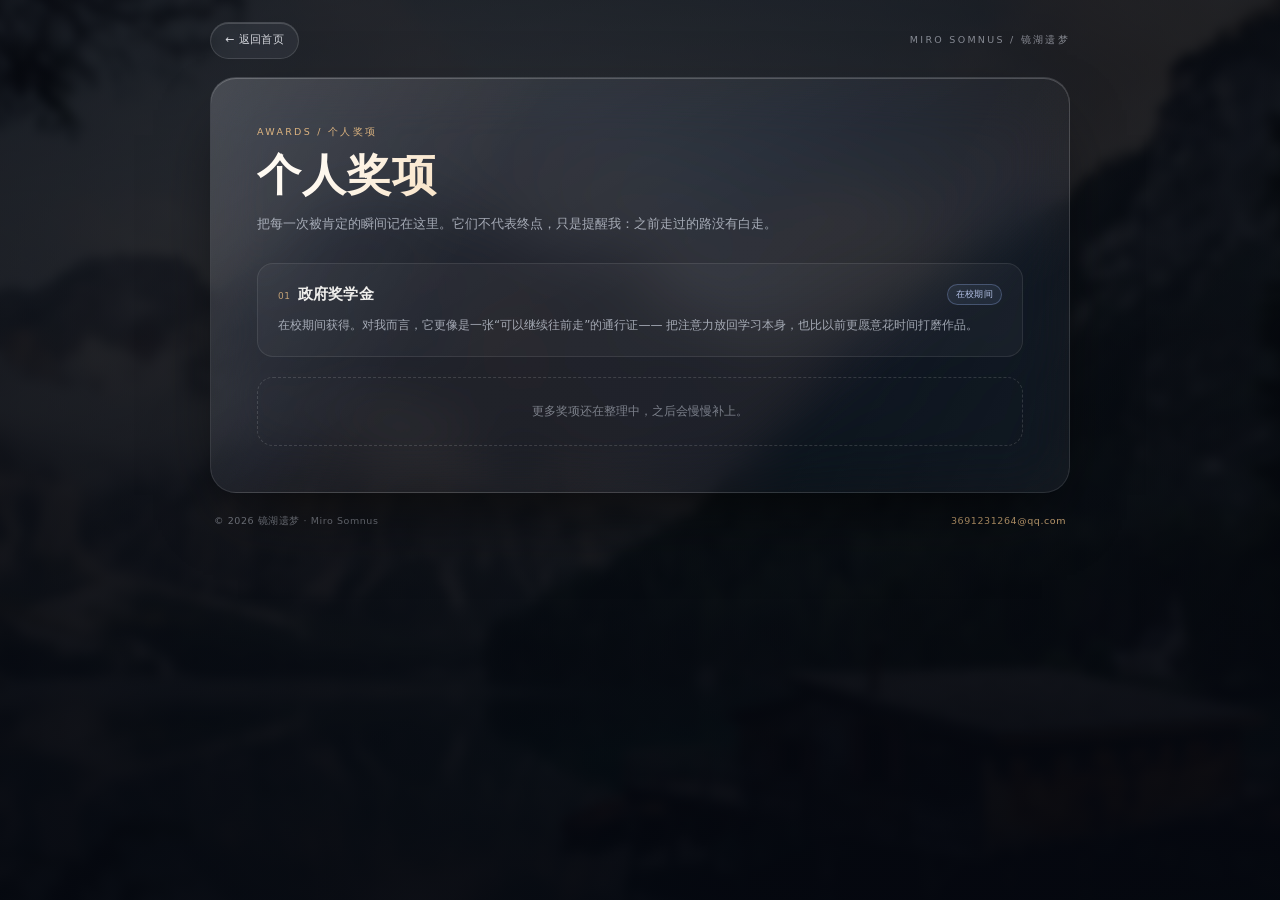
<file: awards.html>
<!DOCTYPE html>
<html lang="zh-CN">
<head>
<meta charset="UTF-8" />
<meta name="viewport" content="width=device-width, initial-scale=1.0, viewport-fit=cover" />
<title>个人奖项 · 镜湖遗梦</title>
<meta name="description" content="镜湖遗梦（Miro Somnus）的个人奖项记录。" />
<meta name="theme-color" content="#05070d" />
<link rel="icon" href="assets/avatar.jpg" />
<link rel="stylesheet" href="assets/subpage.css" />
</head>
<body>
  <div class="bg" aria-hidden="true"></div>
  <div class="bg-veil" aria-hidden="true"></div>

  <div class="page">
    <header class="topbar">
      <a class="back" href="index.html">← 返回首页</a>
      <span class="brand">MIRO SOMNUS / 镜湖遗梦</span>
    </header>

    <!--
      ============================================================
       个人奖项页
      ------------------------------------------------------------
       怎么加一条新奖项：
       1. 复制下面任意一个 <article class="entry"> ... </article>
       2. 改标题、右上角小标签、正文
       3. 想加时间就写 <span class="meta">2026 · 校级</span>
       如果暂时没有内容，可以保留 <div class="empty"> 那段。
      ============================================================
    -->
    <main class="sheet">
      <p class="kicker">AWARDS / 个人奖项</p>
      <h1>个人奖项</h1>
      <p class="intro">
        把每一次被肯定的瞬间记在这里。它们不代表终点，只是提醒我：之前走过的路没有白走。
      </p>

      <section class="entries">
        <article class="entry">
          <div class="entry-top">
            <h2><span class="entry-idx">01</span>政府奖学金</h2>
            <span class="entry-tag">在校期间</span>
          </div>
          <p>
            在校期间获得。对我而言，它更像是一张“可以继续往前走”的通行证——
            把注意力放回学习本身，也比以前更愿意花时间打磨作品。
          </p>
        </article>

        <!-- ↓↓↓ 复制这个模板，继续添加你的奖项 ↓↓↓
        <article class="entry">
          <div class="entry-top">
            <h2><span class="entry-idx">02</span>奖项名称</h2>
            <span class="entry-tag">竞赛 / 校级 / 市级</span>
          </div>
          <p>这里写一两句：因为什么获得、你做了什么、对你意味着什么。</p>
          <span class="meta">2026 · 颁发单位</span>
        </article>
        -->
      </section>

      <div class="empty">更多奖项还在整理中，之后会慢慢补上。</div>
    </main>

    <footer class="foot">
      <span>© 2026 镜湖遗梦 · Miro Somnus</span>
      <span><a href="mailto:3691231264@qq.com">3691231264@qq.com</a></span>
    </footer>
  </div>
</body>
</html>
</file>
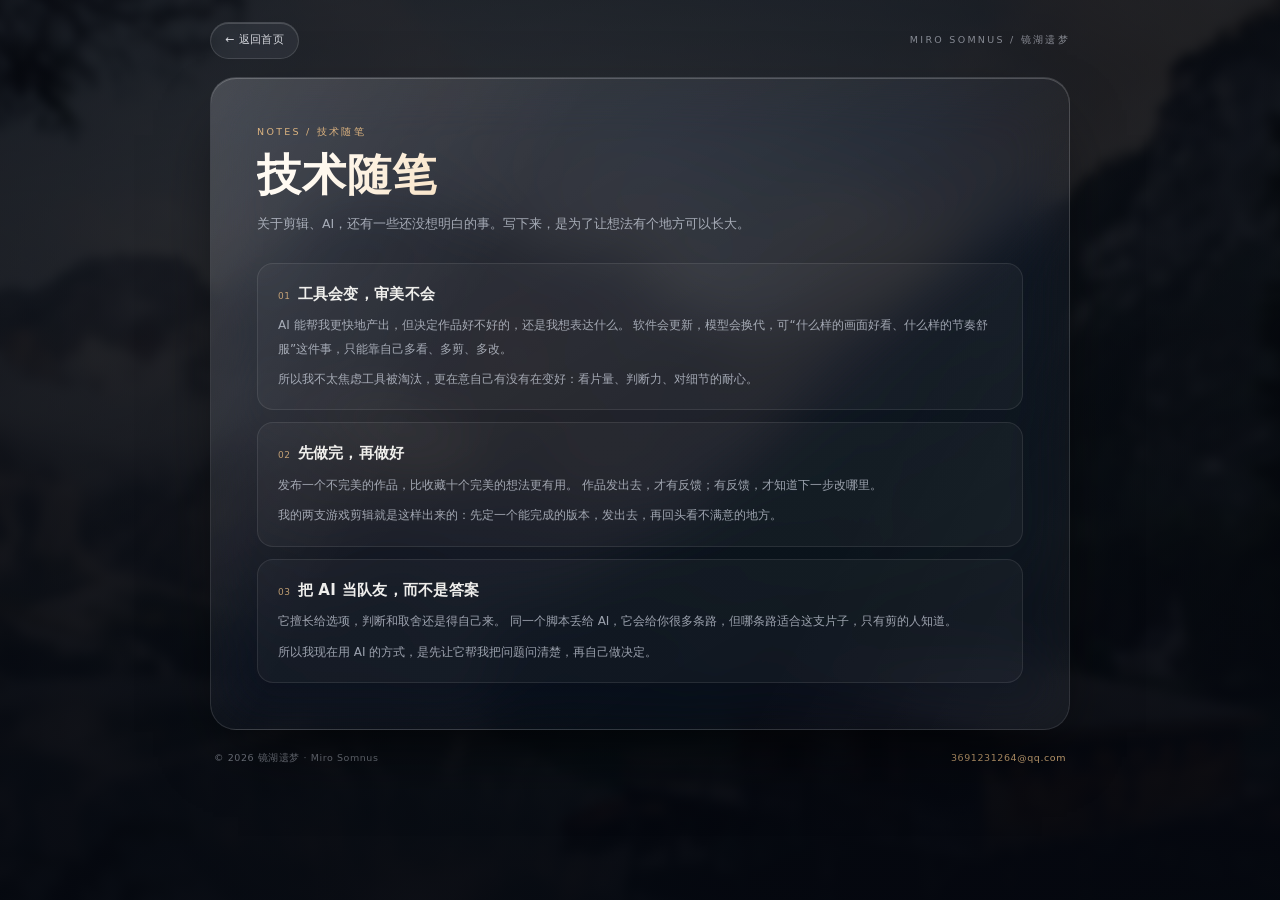
<file: notes.html>
<!DOCTYPE html>
<html lang="zh-CN">
<head>
<meta charset="UTF-8" />
<meta name="viewport" content="width=device-width, initial-scale=1.0, viewport-fit=cover" />
<title>技术随笔 · 镜湖遗梦</title>
<meta name="description" content="镜湖遗梦（Miro Somnus）关于剪辑、AI 与学习的技术随笔。" />
<meta name="theme-color" content="#05070d" />
<link rel="icon" href="assets/avatar.jpg" />
<link rel="stylesheet" href="assets/subpage.css" />
</head>
<body>
  <div class="bg" aria-hidden="true"></div>
  <div class="bg-veil" aria-hidden="true"></div>

  <div class="page">
    <header class="topbar">
      <a class="back" href="index.html">← 返回首页</a>
      <span class="brand">MIRO SOMNUS / 镜湖遗梦</span>
    </header>

    <!--
      ============================================================
       技术随笔页
      ------------------------------------------------------------
       加一篇新随笔：
       1. 复制一个 <article class="entry" id="note-4"> ... </article>
       2. 改 id（note-4、note-5…）、序号、标题和正文
       3. 如果想在首页「技术随笔」卡片里也能点进来，
          去 index.html 里复制一个 <a class="note" href="notes.html#note-4">
       正文想分段就多写几个 <p>，想放代码可以自己加 <pre>。
      ============================================================
    -->
    <main class="sheet">
      <p class="kicker">NOTES / 技术随笔</p>
      <h1>技术随笔</h1>
      <p class="intro">
        关于剪辑、AI，还有一些还没想明白的事。写下来，是为了让想法有个地方可以长大。
      </p>

      <section class="entries">
        <article class="entry" id="note-1">
          <div class="entry-top">
            <h2><span class="entry-idx">01</span>工具会变，审美不会</h2>
          </div>
          <p>
            AI 能帮我更快地产出，但决定作品好不好的，还是我想表达什么。
            软件会更新，模型会换代，可“什么样的画面好看、什么样的节奏舒服”这件事，只能靠自己多看、多剪、多改。
          </p>
          <p>
            所以我不太焦虑工具被淘汰，更在意自己有没有在变好：看片量、判断力、对细节的耐心。
          </p>
        </article>

        <article class="entry" id="note-2">
          <div class="entry-top">
            <h2><span class="entry-idx">02</span>先做完，再做好</h2>
          </div>
          <p>
            发布一个不完美的作品，比收藏十个完美的想法更有用。
            作品发出去，才有反馈；有反馈，才知道下一步改哪里。
          </p>
          <p>
            我的两支游戏剪辑就是这样出来的：先定一个能完成的版本，发出去，再回头看不满意的地方。
          </p>
        </article>

        <article class="entry" id="note-3">
          <div class="entry-top">
            <h2><span class="entry-idx">03</span>把 AI 当队友，而不是答案</h2>
          </div>
          <p>
            它擅长给选项，判断和取舍还是得自己来。
            同一个脚本丢给 AI，它会给你很多条路，但哪条路适合这支片子，只有剪的人知道。
          </p>
          <p>
            所以我现在用 AI 的方式，是先让它帮我把问题问清楚，再自己做决定。
          </p>
        </article>

        <!-- ↓↓↓ 复制这个模板，添加新随笔 ↓↓↓
        <article class="entry" id="note-4">
          <div class="entry-top">
            <h2><span class="entry-idx">04</span>标题</h2>
          </div>
          <p>正文第一段。</p>
          <p>正文第二段。</p>
        </article>
        -->
      </section>
    </main>

    <footer class="foot">
      <span>© 2026 镜湖遗梦 · Miro Somnus</span>
      <span><a href="mailto:3691231264@qq.com">3691231264@qq.com</a></span>
    </footer>
  </div>
</body>
</html>
</file>
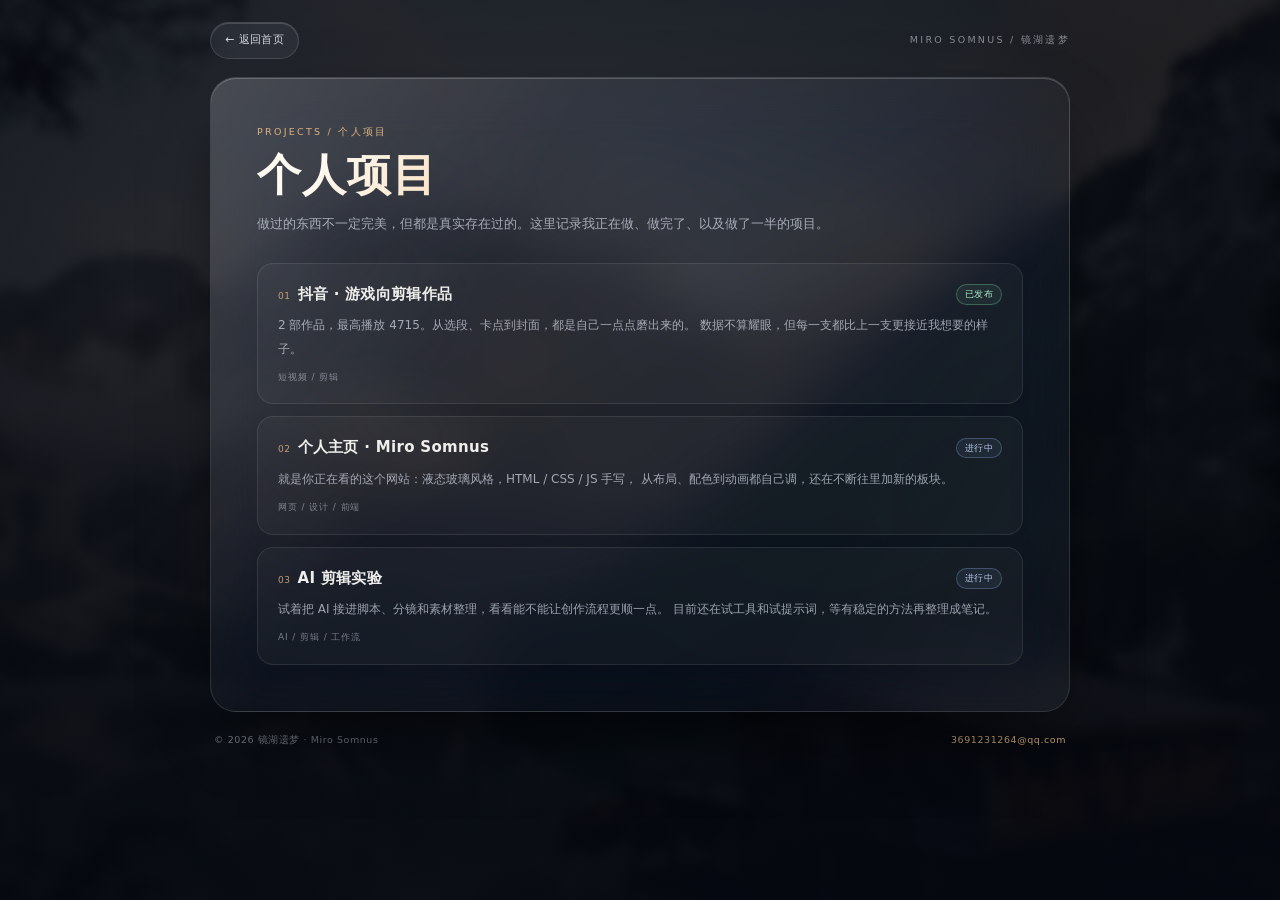
<file: projects.html>
<!DOCTYPE html>
<html lang="zh-CN">
<head>
<meta charset="UTF-8" />
<meta name="viewport" content="width=device-width, initial-scale=1.0, viewport-fit=cover" />
<title>个人项目 · 镜湖遗梦</title>
<meta name="description" content="镜湖遗梦（Miro Somnus）的个人项目记录。" />
<meta name="theme-color" content="#05070d" />
<link rel="icon" href="assets/avatar.jpg" />
<link rel="stylesheet" href="assets/subpage.css" />
</head>
<body>
  <div class="bg" aria-hidden="true"></div>
  <div class="bg-veil" aria-hidden="true"></div>

  <div class="page">
    <header class="topbar">
      <a class="back" href="index.html">← 返回首页</a>
      <span class="brand">MIRO SOMNUS / 镜湖遗梦</span>
    </header>

    <!--
      ============================================================
       个人项目页
      ------------------------------------------------------------
       怎么加一个新项目：复制任意 <article class="entry"> 改内容。
       右上角状态标签：
         <span class="entry-tag done">已发布</span>
         <span class="entry-tag">进行中</span>
       想加链接可以用 <span class="meta"><a href="...">查看作品</a></span>
      ============================================================
    -->
    <main class="sheet">
      <p class="kicker">PROJECTS / 个人项目</p>
      <h1>个人项目</h1>
      <p class="intro">
        做过的东西不一定完美，但都是真实存在过的。这里记录我正在做、做完了、以及做了一半的项目。
      </p>

      <section class="entries">
        <article class="entry">
          <div class="entry-top">
            <h2><span class="entry-idx">01</span>抖音 · 游戏向剪辑作品</h2>
            <span class="entry-tag done">已发布</span>
          </div>
          <p>
            2 部作品，最高播放 4715。从选段、卡点到封面，都是自己一点点磨出来的。
            数据不算耀眼，但每一支都比上一支更接近我想要的样子。
          </p>
          <span class="meta">短视频 / 剪辑</span>
        </article>

        <article class="entry">
          <div class="entry-top">
            <h2><span class="entry-idx">02</span>个人主页 · Miro Somnus</h2>
            <span class="entry-tag">进行中</span>
          </div>
          <p>
            就是你正在看的这个网站：液态玻璃风格，HTML / CSS / JS 手写，
            从布局、配色到动画都自己调，还在不断往里加新的板块。
          </p>
          <span class="meta">网页 / 设计 / 前端</span>
        </article>

        <article class="entry">
          <div class="entry-top">
            <h2><span class="entry-idx">03</span>AI 剪辑实验</h2>
            <span class="entry-tag">进行中</span>
          </div>
          <p>
            试着把 AI 接进脚本、分镜和素材整理，看看能不能让创作流程更顺一点。
            目前还在试工具和试提示词，等有稳定的方法再整理成笔记。
          </p>
          <span class="meta">AI / 剪辑 / 工作流</span>
        </article>

        <!-- ↓↓↓ 复制这个模板，添加你的新项目 ↓↓↓
        <article class="entry">
          <div class="entry-top">
            <h2><span class="entry-idx">04</span>项目名称</h2>
            <span class="entry-tag">进行中</span>
          </div>
          <p>项目是做什么的、你负责什么、目前进展到哪一步。</p>
          <span class="meta">技术 / 工具 / 关键词</span>
        </article>
        -->
      </section>
    </main>

    <footer class="foot">
      <span>© 2026 镜湖遗梦 · Miro Somnus</span>
      <span><a href="mailto:3691231264@qq.com">3691231264@qq.com</a></span>
    </footer>
  </div>
</body>
</html>
</file>
<file: assets/subpage.css>
/* ============================================================
   子页面共用样式（awards.html / projects.html / notes.html）
   想改整体风格，改这里的变量即可，主页面 index.html 不受影响。
   ============================================================ */
:root {
  --ink:      #05070d;
  --text:     #f4f6fb;
  --muted:    rgba(233, 239, 252, .64);
  --muted-2:  rgba(233, 239, 252, .46);
  --accent:   #e9bd84;
  --stroke:   rgba(255, 255, 255, .13);
  --radius:   26px;
  --shadow:   0 30px 70px -28px rgba(0, 0, 0, .85);
}

* { box-sizing: border-box; }

body {
  margin: 0;
  min-height: 100vh;
  background: var(--ink);
  color: var(--text);
  font-family: "PingFang SC", "Microsoft YaHei", "Hiragino Sans GB", "Segoe UI", system-ui, -apple-system, sans-serif;
  font-size: 14px;
  line-height: 1.7;
  -webkit-font-smoothing: antialiased;
  overflow-x: hidden;
}

/* 背景：和主页同一张风景图，压暗处理 */
.bg {
  position: fixed;
  inset: -6%;
  z-index: -3;
  background: url("bg.jpg") center 58% / cover no-repeat;
  filter: blur(5px) brightness(.5) saturate(.9);
  transform: scale(1.06);
}
.bg-veil {
  position: fixed;
  inset: 0;
  z-index: -2;
  pointer-events: none;
  background:
    radial-gradient(90% 70% at 50% 30%, rgba(5, 8, 16, .2), rgba(5, 8, 16, .78) 100%),
    linear-gradient(180deg, rgba(4, 7, 14, .4), rgba(4, 7, 14, .7));
}

.page {
  width: 100%;
  max-width: 940px;
  margin: 0 auto;
  padding: 22px clamp(16px, 4vw, 40px) 40px;
}

/* 顶部：返回 + 站点名 */
.topbar {
  display: flex;
  align-items: center;
  justify-content: space-between;
  gap: 12px;
  margin-bottom: 18px;
}
.back {
  display: inline-flex;
  align-items: center;
  gap: 8px;
  padding: 8px 14px;
  border-radius: 999px;
  border: 1px solid var(--stroke);
  background: rgba(255, 255, 255, .06);
  backdrop-filter: blur(18px) saturate(160%);
  -webkit-backdrop-filter: blur(18px) saturate(160%);
  box-shadow: inset 0 1px 0 rgba(255, 255, 255, .16);
  font-size: 11px;
  letter-spacing: .04em;
  color: rgba(244, 246, 251, .86);
  text-decoration: none;
  transition: border-color .25s ease, background .25s ease, color .25s ease;
}
.back:hover { border-color: rgba(233, 189, 132, .5); background: rgba(233, 189, 132, .14); color: #fff; }
.brand {
  font-size: 9.5px;
  letter-spacing: .24em;
  text-transform: uppercase;
  color: rgba(240, 244, 255, .5);
  white-space: nowrap;
}

/* 主玻璃面板 */
.sheet {
  position: relative;
  border-radius: var(--radius);
  border: 1px solid var(--stroke);
  background: linear-gradient(150deg, rgba(255, 255, 255, .095), rgba(255, 255, 255, .025) 50%, rgba(255, 255, 255, .02));
  backdrop-filter: blur(28px) saturate(175%);
  -webkit-backdrop-filter: blur(28px) saturate(175%);
  box-shadow: var(--shadow), inset 0 1px 0 rgba(255, 255, 255, .2);
  padding: clamp(24px, 4vw, 46px);
  overflow: hidden;
}
.sheet::before {
  content: "";
  position: absolute;
  inset: 0;
  pointer-events: none;
  background: linear-gradient(118deg, rgba(255, 255, 255, .16), transparent 32%, transparent 72%, rgba(255, 255, 255, .05));
  opacity: .6;
}
.sheet > * { position: relative; z-index: 1; }

.kicker {
  margin: 0;
  font-size: 9.5px;
  letter-spacing: .24em;
  text-transform: uppercase;
  color: rgba(233, 189, 132, .92);
}
h1 {
  margin: 10px 0 0;
  font-size: clamp(30px, 5vw, 44px);
  font-weight: 700;
  line-height: 1.15;
  letter-spacing: .02em;
  background: linear-gradient(115deg, #fffaf2 8%, #f0c894 48%, #a9c0ff 100%);
  -webkit-background-clip: text;
  background-clip: text;
  color: transparent;
}
.intro {
  max-width: 580px;
  margin: 12px 0 0;
  font-size: 12.5px;
  line-height: 1.95;
  color: var(--muted);
}

/* 条目列表 */
.entries {
  display: flex;
  flex-direction: column;
  gap: 12px;
  margin-top: 26px;
}
.entry {
  position: relative;
  padding: 18px 20px;
  border-radius: 16px;
  border: 1px solid rgba(255, 255, 255, .09);
  background: rgba(255, 255, 255, .035);
  transition: border-color .3s ease, background .3s ease, transform .3s ease;
  scroll-margin-top: 24px;
}
.entry:hover {
  border-color: rgba(233, 189, 132, .28);
  background: rgba(255, 255, 255, .055);
  transform: translateY(-2px);
}
/* 从首页带 #note-2 这类锚点跳进来时，高亮对应条目 */
.entry:target {
  border-color: rgba(233, 189, 132, .45);
  background: rgba(233, 189, 132, .07);
}
.entry-top {
  display: flex;
  align-items: center;
  justify-content: space-between;
  gap: 10px;
  flex-wrap: wrap;
}
.entry h2 {
  margin: 0;
  font-size: 15px;
  font-weight: 600;
  letter-spacing: .02em;
  color: rgba(248, 247, 244, .96);
}
.entry-idx {
  margin-right: 7px;
  font-size: 9px;
  font-weight: 400;
  letter-spacing: .06em;
  color: rgba(233, 189, 132, .8);
}
.entry-tag {
  flex: none;
  padding: 2px 8px;
  border-radius: 999px;
  border: 1px solid rgba(157, 185, 255, .28);
  background: rgba(157, 185, 255, .08);
  font-size: 8.5px;
  letter-spacing: .04em;
  color: rgba(200, 214, 255, .9);
}
.entry-tag.done {
  border-color: rgba(126, 224, 176, .3);
  background: rgba(126, 224, 176, .08);
  color: #a9ebc9;
}
.entry p {
  margin: 7px 0 0;
  font-size: 12px;
  line-height: 1.95;
  color: var(--muted);
}
.entry .meta {
  display: block;
  margin-top: 9px;
  font-size: 9px;
  letter-spacing: .1em;
  text-transform: uppercase;
  color: var(--muted-2);
}

/* 空状态（内容还没写时显示，写了条目可以删掉） */
.empty {
  margin-top: 20px;
  padding: 24px;
  border: 1px dashed rgba(255, 255, 255, .14);
  border-radius: 16px;
  text-align: center;
  font-size: 11.5px;
  color: var(--muted-2);
}

/* 页脚 */
.foot {
  display: flex;
  align-items: center;
  justify-content: space-between;
  flex-wrap: wrap;
  gap: 8px;
  margin-top: 20px;
  padding: 0 4px;
  font-size: 9.5px;
  letter-spacing: .06em;
  color: var(--muted-2);
}
.foot a { color: rgba(233, 189, 132, .85); text-decoration: none; }
.foot a:hover { text-decoration: underline; }

@media (max-width: 560px) {
  .page { padding: 14px 12px 28px; }
  .sheet { padding: 22px 18px 24px; border-radius: 22px; }
  .brand { display: none; }
  .entry { padding: 15px 16px; }
  .entry p { font-size: 11.5px; }
}
</file>
